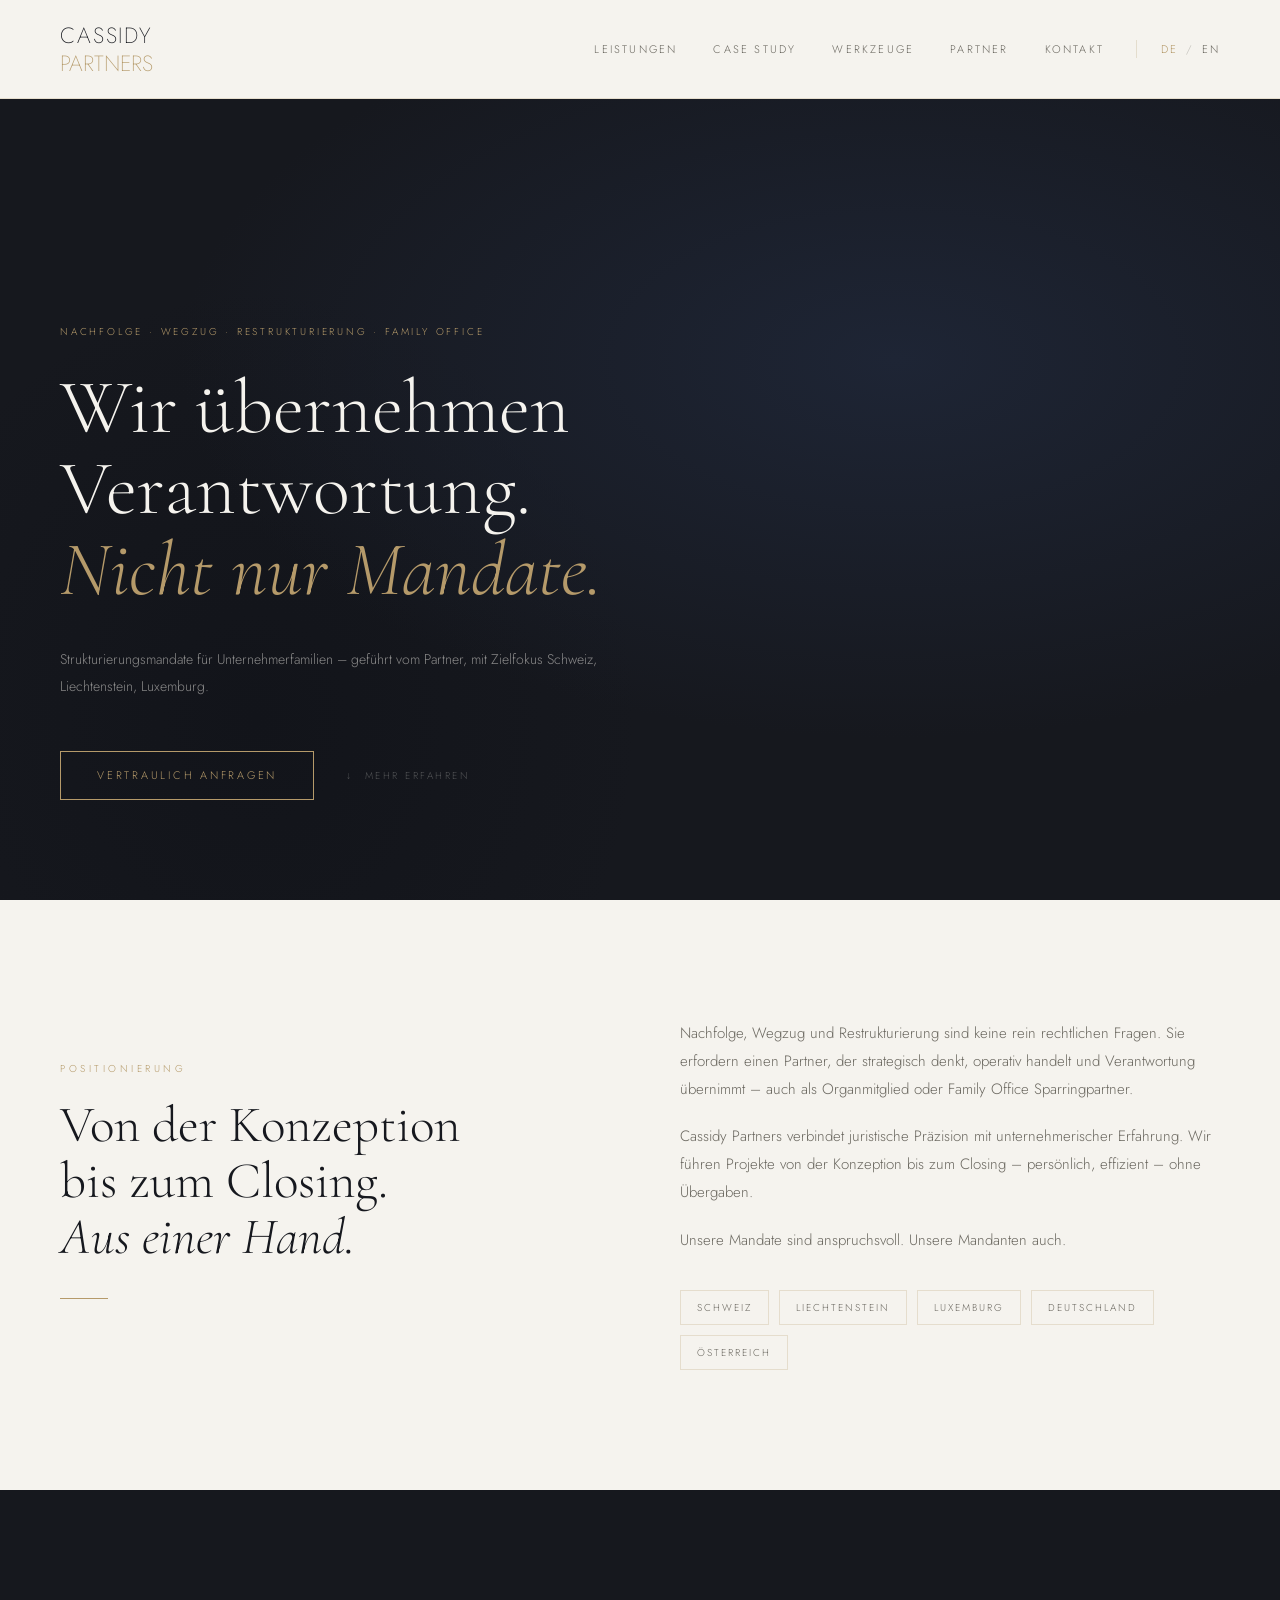
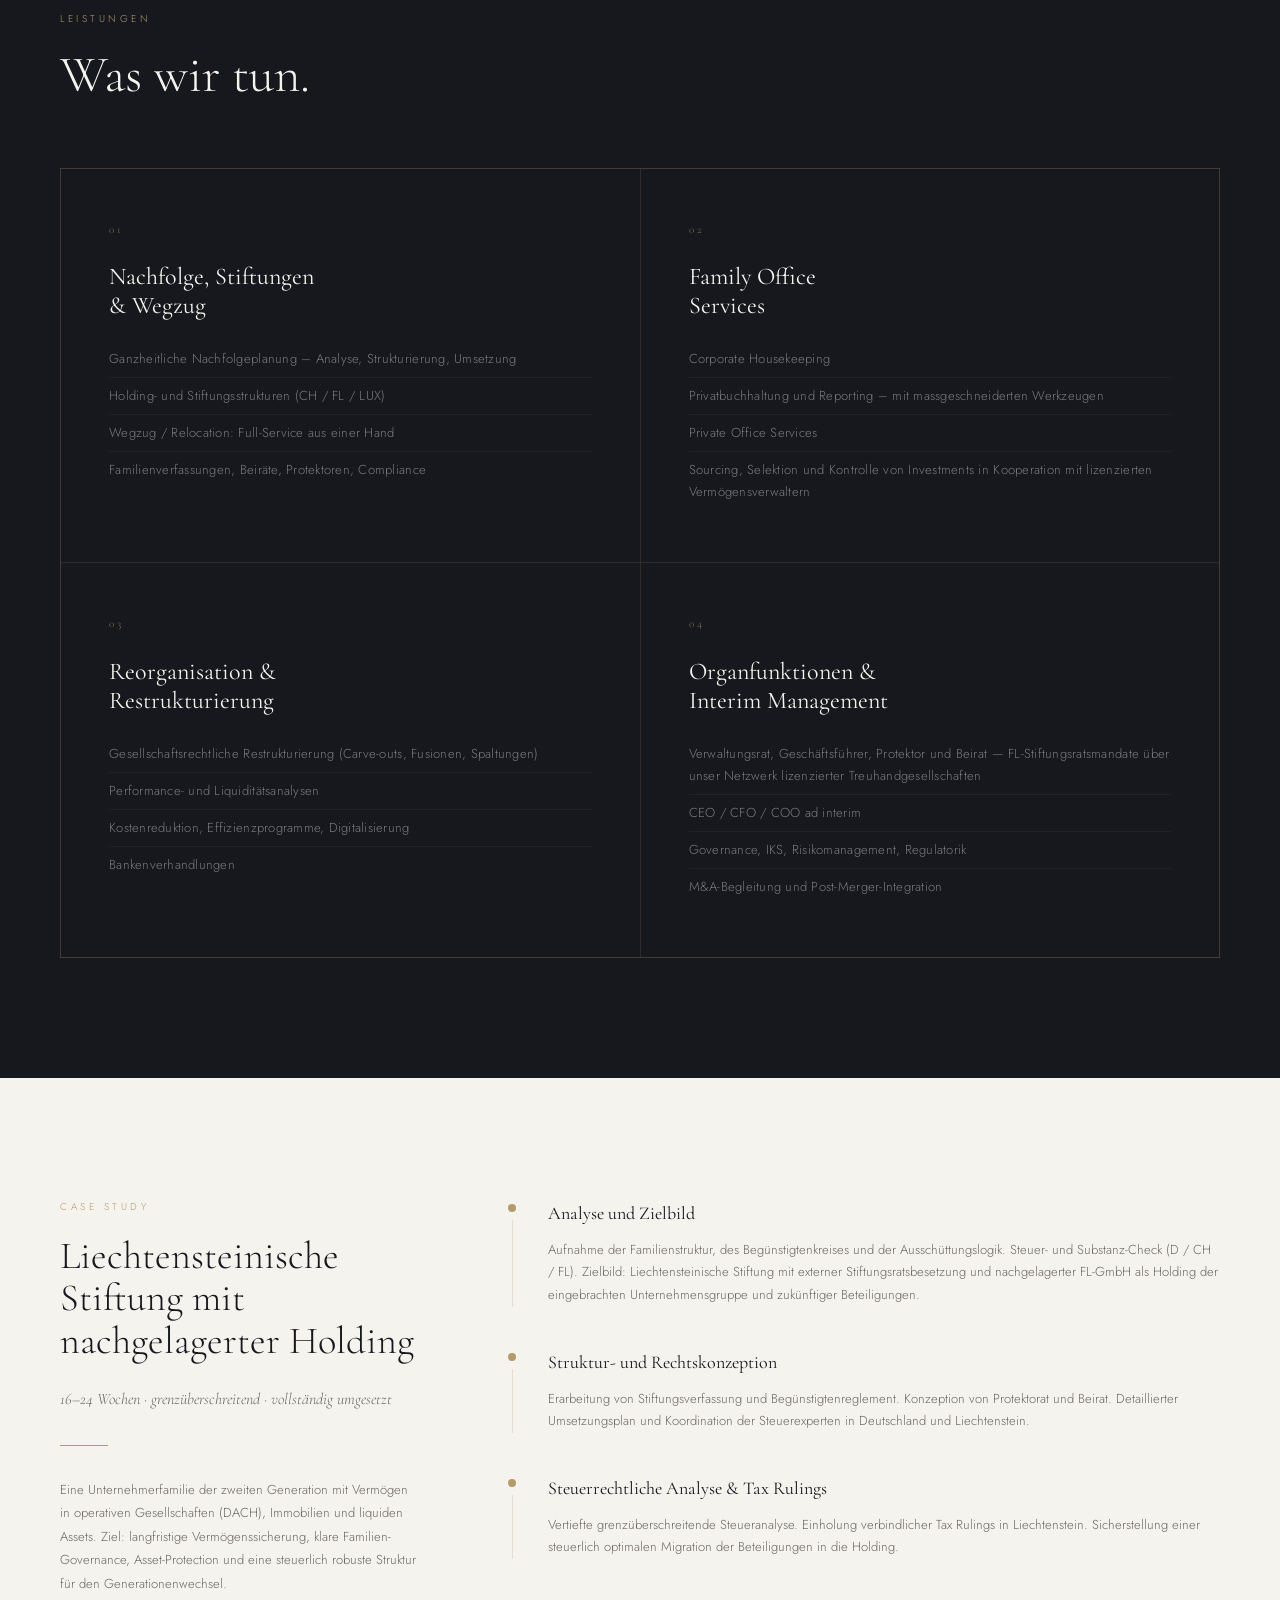
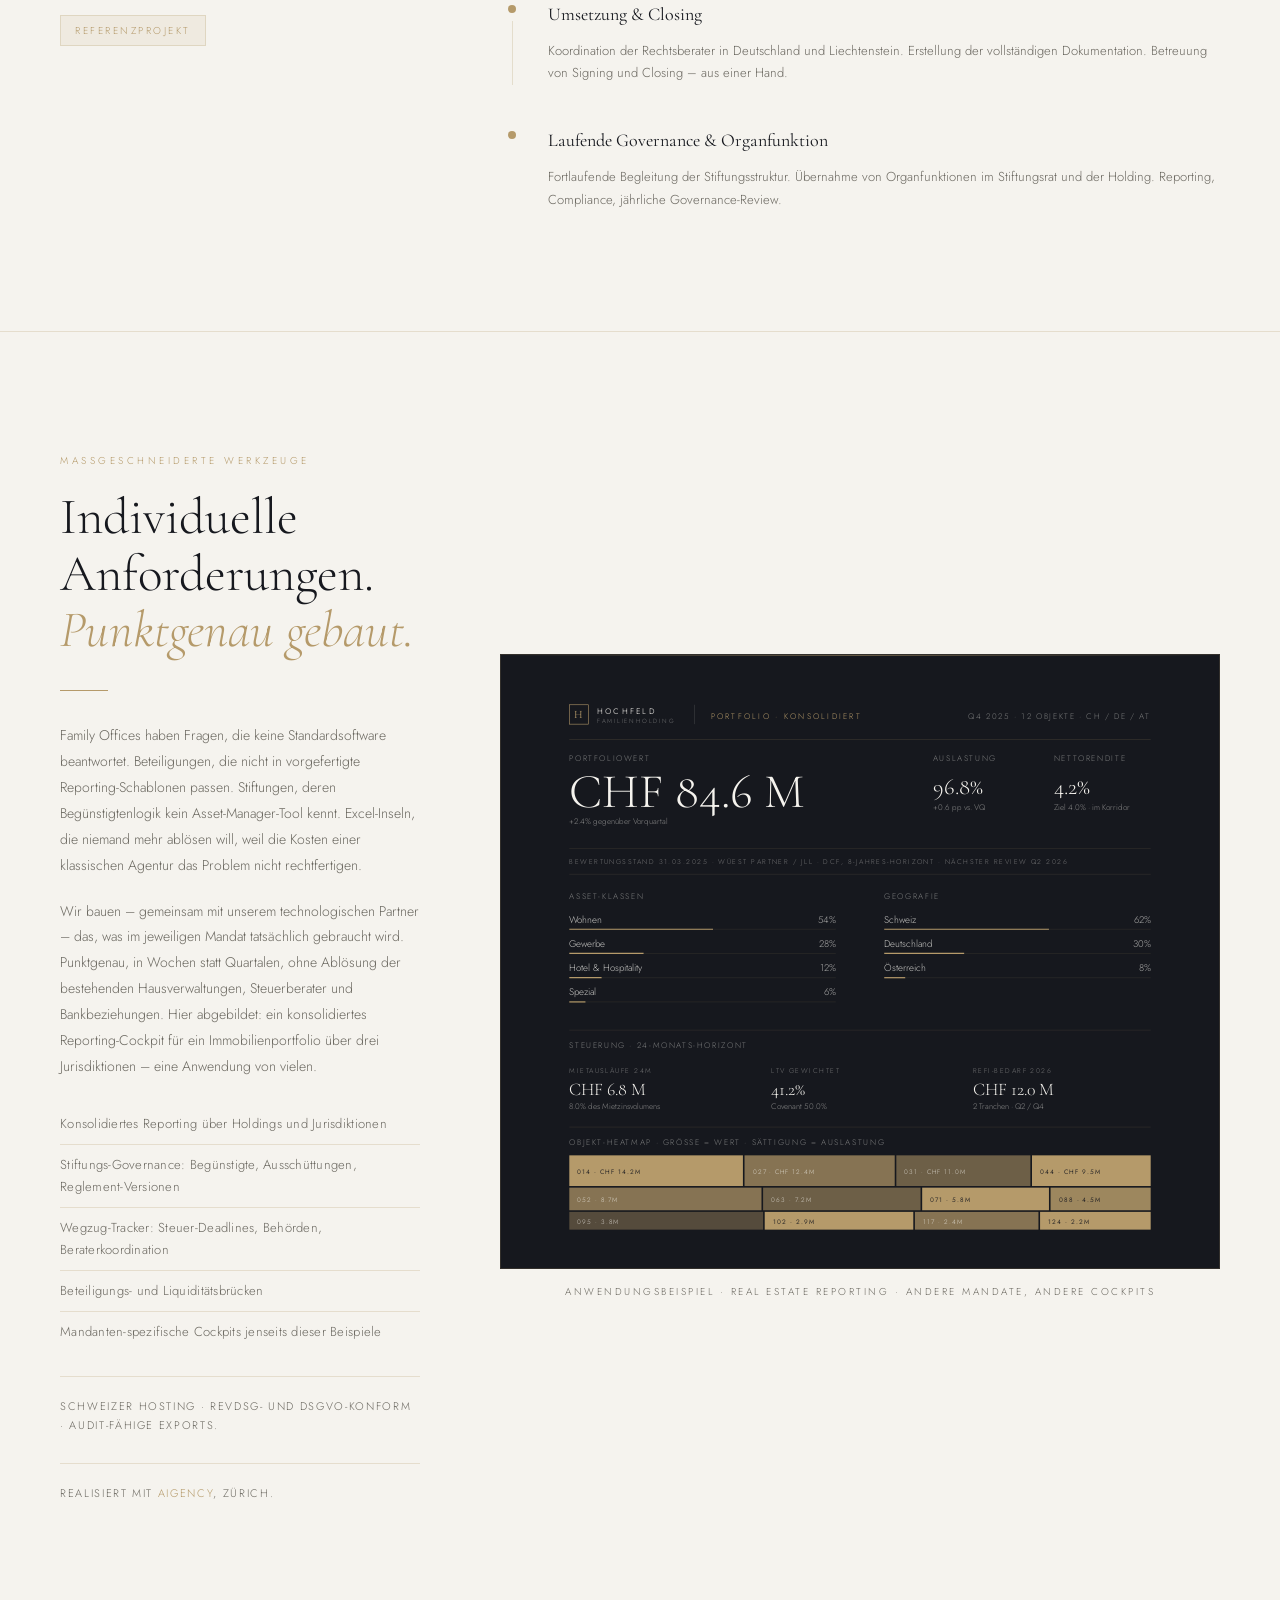
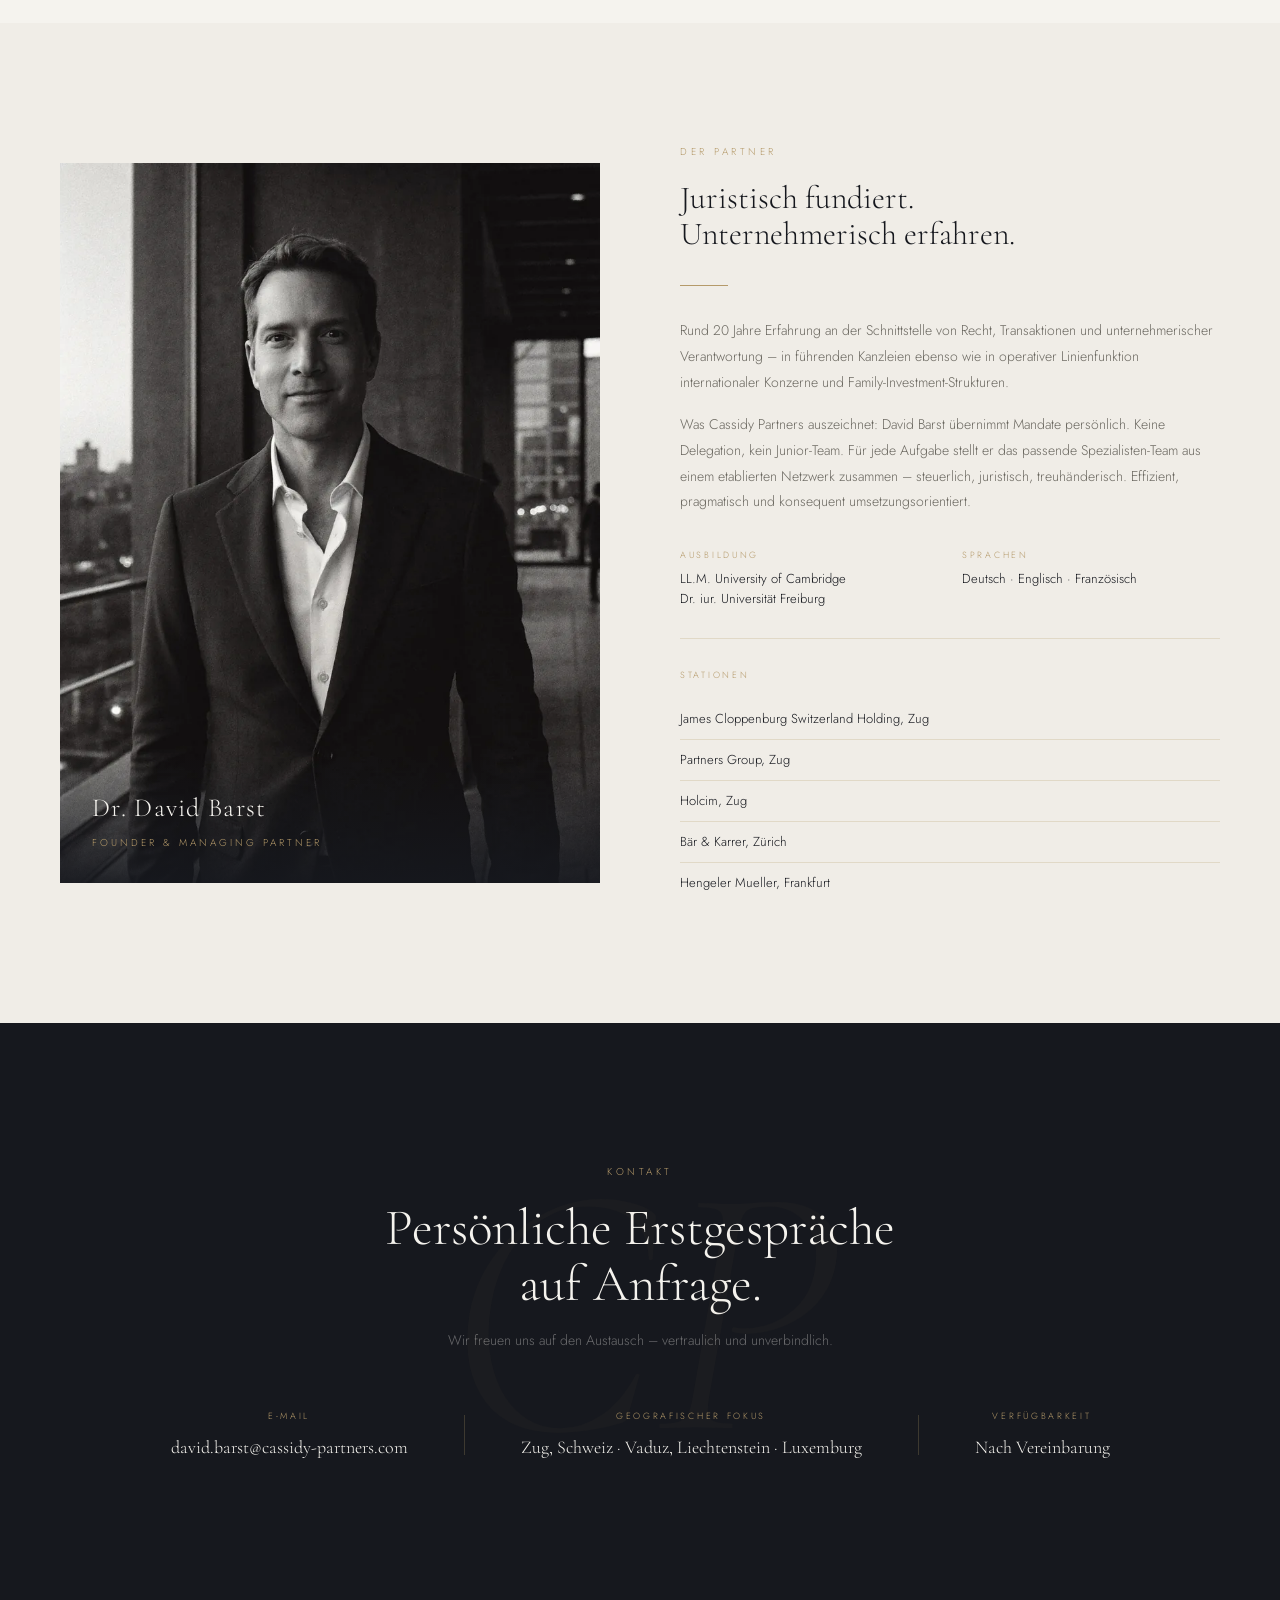
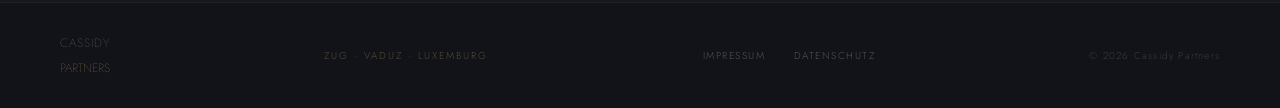
<file: index.html>
<!DOCTYPE html>
<html lang="de">
<head>
  <meta charset="UTF-8">
  <meta name="viewport" content="width=device-width, initial-scale=1.0">

  <!-- Canonical & hreflang -->
  <link rel="canonical" href="https://cassidy-partners.com/">
  <link rel="alternate" hreflang="de" href="https://cassidy-partners.com/">
  <link rel="alternate" hreflang="en" href="https://cassidy-partners.com/index-en.html">
  <link rel="alternate" hreflang="x-default" href="https://cassidy-partners.com/">

  <!-- Favicon -->
  <link rel="icon" type="image/svg+xml" href="/assets/favicon.svg">
  <link rel="icon" type="image/x-icon" href="/favicon.ico">
  <link rel="apple-touch-icon" href="/assets/apple-touch-icon.png">

  <title>Cassidy Partners</title>
  <meta name="description" content="Cassidy Partners strukturiert und realisiert anspruchsvolle Nachfolge-, Wegzugs- und Restrukturierungsvorhaben in der Schweiz, Liechtenstein und Luxemburg.">

  <!-- Open Graph -->
  <meta property="og:site_name" content="Cassidy Partners">
  <meta property="og:title" content="Cassidy Partners">
  <meta property="og:description" content="Cassidy Partners strukturiert und realisiert anspruchsvolle Nachfolge-, Wegzugs- und Restrukturierungsvorhaben in der Schweiz, Liechtenstein und Luxemburg.">
  <meta property="og:url" content="https://cassidy-partners.com/">
  <meta property="og:type" content="website">
  <meta property="og:locale" content="de_CH">
  <meta property="og:image" content="https://cassidy-partners.com/assets/og-image.jpg">
  <meta property="og:image:width" content="1200">
  <meta property="og:image:height" content="630">
  <meta property="og:image:alt" content="Cassidy Partners">

  <!-- Twitter Card -->
  <meta name="twitter:card" content="summary_large_image">
  <meta name="twitter:title" content="Cassidy Partners">
  <meta name="twitter:description" content="Cassidy Partners strukturiert und realisiert anspruchsvolle Nachfolge-, Wegzugs- und Restrukturierungsvorhaben in der Schweiz, Liechtenstein und Luxemburg.">
  <meta name="twitter:image" content="https://cassidy-partners.com/assets/og-image.jpg">
  <meta name="twitter:image:alt" content="Cassidy Partners">

  <link rel="preconnect" href="https://fonts.googleapis.com">
  <link rel="preconnect" href="https://fonts.gstatic.com" crossorigin>
  <link href="https://fonts.googleapis.com/css2?family=Cormorant+Garamond:ital,wght@0,300;0,400;0,500;1,300;1,400&family=Jost:wght@200;300;400&display=swap" rel="stylesheet">
  <link rel="stylesheet" href="styles.css">
</head>
<body>

<!-- NAV -->
<nav>
  <a class="nav-logo" href="#">
    <span class="l1">Cassidy</span>
    <span class="l2">Partners</span>
  </a>
  <div class="nav-right">
    <ul class="nav-links" id="nav-links" aria-hidden="true">
      <li><a href="#leistungen">Leistungen</a></li>
      <li><a href="#case">Case Study</a></li>
      <li><a href="#cockpit">Werkzeuge</a></li>
      <li><a href="#partner">Partner</a></li>
      <li><a href="#kontakt">Kontakt</a></li>
    </ul>
    <div class="nav-lang">
      <span class="nav-lang-active">DE</span>
      <span class="nav-lang-sep">/</span>
      <a href="index-en.html">EN</a>
    </div>
    <button class="nav-toggle" aria-label="Men&uuml; &ouml;ffnen" aria-expanded="false" aria-controls="nav-links">
      <span></span>
      <span></span>
      <span></span>
    </button>
  </div>
</nav>
<div class="nav-backdrop" aria-hidden="true"></div>

<!-- HERO -->
<section id="hero">
  <div class="hero-bg"></div>
  <p class="hero-eyebrow">Nachfolge &middot; Wegzug &middot; Restrukturierung &middot; Family Office</p>
  <h1 class="hero-headline">Wir &uuml;bernehmen Verantwortung.<br><em>Nicht nur Mandate.</em></h1>
  <p class="hero-sub">Strukturierungsmandate f&uuml;r Unternehmerfamilien &ndash; gef&uuml;hrt vom Partner, mit Zielfokus Schweiz, Liechtenstein, Luxemburg.</p>
  <div class="hero-cta">
    <a href="#kontakt" class="btn-primary">Vertraulich anfragen</a>
    <span class="hero-scroll">&#8595;&nbsp; Mehr erfahren</span>
  </div>
</section>

<!-- POSITIONIERUNG -->
<section id="intro">
  <div class="intro-left reveal">
    <span class="section-label">Positionierung</span>
    <h2 class="section-title">Von der Konzeption bis zum Closing.<br><em>Aus einer Hand.</em></h2>
    <div class="divider"></div>
  </div>
  <div class="intro-right reveal">
    <p>Nachfolge, Wegzug und Restrukturierung sind keine rein rechtlichen Fragen. Sie erfordern einen Partner, der strategisch denkt, operativ handelt und Verantwortung &uuml;bernimmt &ndash; auch als Organmitglied oder Family Office Sparringpartner.</p>
    <p>Cassidy Partners verbindet juristische Pr&auml;zision mit unternehmerischer Erfahrung. Wir f&uuml;hren Projekte von der Konzeption bis zum Closing &ndash; pers&ouml;nlich, effizient &ndash; ohne &Uuml;bergaben.</p>
    <p>Unsere Mandate sind anspruchsvoll. Unsere Mandanten auch.</p>
    <div class="tag-row">
      <span class="tag">Schweiz</span>
      <span class="tag">Liechtenstein</span>
      <span class="tag">Luxemburg</span>
      <span class="tag">Deutschland</span>
      <span class="tag">&Ouml;sterreich</span>
    </div>
  </div>
</section>

<!-- LEISTUNGEN -->
<section id="leistungen">
  <span class="section-label">Leistungen</span>
  <h2 class="section-title reveal">Was wir tun.</h2>
  <div class="services-grid">
    <div class="service-card reveal">
      <span class="service-num">01</span>
      <h3>Nachfolge, Stiftungen<br>&amp; Wegzug</h3>
      <ul>
        <li>Ganzheitliche Nachfolgeplanung &ndash; Analyse, Strukturierung, Umsetzung</li>
        <li>Holding- und Stiftungsstrukturen (CH / FL / LUX)</li>
        <li>Wegzug / Relocation: Full-Service aus einer Hand</li>
        <li>Familienverfassungen, Beir&auml;te, Protektoren, Compliance</li>
      </ul>
    </div>
    <div class="service-card reveal">
      <span class="service-num">02</span>
      <h3>Family Office<br>Services</h3>
      <ul>
        <li>Corporate Housekeeping</li>
        <li>Privatbuchhaltung und Reporting &ndash; mit massgeschneiderten Werkzeugen</li>
        <li>Private Office Services</li>
        <li>Sourcing, Selektion und Kontrolle von Investments in Kooperation mit lizenzierten Verm&ouml;gensverwaltern</li>
      </ul>
    </div>
    <div class="service-card reveal">
      <span class="service-num">03</span>
      <h3>Reorganisation &amp;<br>Restrukturierung</h3>
      <ul>
        <li>Gesellschaftsrechtliche Restrukturierung (Carve-outs, Fusionen, Spaltungen)</li>
        <li>Performance- und Liquidit&auml;tsanalysen</li>
        <li>Kostenreduktion, Effizienzprogramme, Digitalisierung</li>
        <li>Bankenverhandlungen</li>
      </ul>
    </div>
    <div class="service-card reveal">
      <span class="service-num">04</span>
      <h3>Organfunktionen &amp;<br>Interim Management</h3>
      <ul>
        <li>Verwaltungsrat, Gesch&auml;ftsf&uuml;hrer, Protektor und Beirat — FL-Stiftungsratsmandate &uuml;ber unser Netzwerk lizenzierter Treuhandgesellschaften</li>
        <li>CEO / CFO / COO ad interim</li>
        <li>Governance, IKS, Risikomanagement, Regulatorik</li>
        <li>M&amp;A-Begleitung und Post-Merger-Integration</li>
      </ul>
    </div>
  </div>
</section>

<!-- CASE STUDY -->
<section id="case">
  <div class="case-left reveal">
    <span class="section-label">Case Study</span>
    <h2 class="section-title">Liechtensteinische Stiftung mit nachgelagerter Holding</h2>
    <p class="case-subtitle">16&ndash;24 Wochen &middot; grenz&uuml;berschreitend &middot; vollst&auml;ndig umgesetzt</p>
    <div class="divider"></div>
    <p class="case-context">Eine Unternehmerfamilie der zweiten Generation mit Verm&ouml;gen in operativen Gesellschaften (DACH), Immobilien und liquiden Assets. Ziel: langfristige Verm&ouml;genssicherung, klare Familien-Governance, Asset-Protection und eine steuerlich robuste Struktur f&uuml;r den Generationenwechsel.</p>
    <span class="case-badge">Referenzprojekt</span>
  </div>
  <div class="timeline reveal">
    <div class="timeline-step">
      <div class="step-line"><div class="step-dot"></div><div class="step-connector"></div></div>
      <div class="step-content">
        <h4>Analyse und Zielbild</h4>
        <p>Aufnahme der Familienstruktur, des Beg&uuml;nstigtenkreises und der Aussch&uuml;ttungslogik. Steuer- und Substanz-Check (D / CH / FL). Zielbild: Liechtensteinische Stiftung mit externer Stiftungsratsbesetzung und nachgelagerter FL-GmbH als Holding der eingebrachten Unternehmensgruppe und zuk&uuml;nftiger Beteiligungen.</p>
      </div>
    </div>
    <div class="timeline-step">
      <div class="step-line"><div class="step-dot"></div><div class="step-connector"></div></div>
      <div class="step-content">
        <h4>Struktur- und Rechtskonzeption</h4>
        <p>Erarbeitung von Stiftungsverfassung und Beg&uuml;nstigtenreglement. Konzeption von Protektorat und Beirat. Detaillierter Umsetzungsplan und Koordination der Steuerexperten in Deutschland und Liechtenstein.</p>
      </div>
    </div>
    <div class="timeline-step">
      <div class="step-line"><div class="step-dot"></div><div class="step-connector"></div></div>
      <div class="step-content">
        <h4>Steuerrechtliche Analyse &amp; Tax Rulings</h4>
        <p>Vertiefte grenz&uuml;berschreitende Steueranalyse. Einholung verbindlicher Tax Rulings in Liechtenstein. Sicherstellung einer steuerlich optimalen Migration der Beteiligungen in die Holding.</p>
      </div>
    </div>
    <div class="timeline-step">
      <div class="step-line"><div class="step-dot"></div><div class="step-connector"></div></div>
      <div class="step-content">
        <h4>Umsetzung &amp; Closing</h4>
        <p>Koordination der Rechtsberater in Deutschland und Liechtenstein. Erstellung der vollst&auml;ndigen Dokumentation. Betreuung von Signing und Closing &ndash; aus einer Hand.</p>
      </div>
    </div>
    <div class="timeline-step">
      <div class="step-line"><div class="step-dot"></div></div>
      <div class="step-content">
        <h4>Laufende Governance &amp; Organfunktion</h4>
        <p>Fortlaufende Begleitung der Stiftungsstruktur. &Uuml;bernahme von Organfunktionen im Stiftungsrat und der Holding. Reporting, Compliance, j&auml;hrliche Governance-Review.</p>
      </div>
    </div>
  </div>
</section>

<!-- COCKPIT (REAL ESTATE) -->
<section id="cockpit">
  <div class="cockpit-left reveal">
    <span class="section-label">Massgeschneiderte Werkzeuge</span>
    <h2 class="section-title">Individuelle Anforderungen.<br><em>Punktgenau gebaut.</em></h2>
    <div class="divider"></div>
    <p class="cockpit-lead">Family Offices haben Fragen, die keine Standardsoftware beantwortet. Beteiligungen, die nicht in vorgefertigte Reporting-Schablonen passen. Stiftungen, deren Beg&uuml;nstigtenlogik kein Asset-Manager-Tool kennt. Excel-Inseln, die niemand mehr abl&ouml;sen will, weil die Kosten einer klassischen Agentur das Problem nicht rechtfertigen.</p>
    <p class="cockpit-lead">Wir bauen &ndash; gemeinsam mit unserem technologischen Partner &ndash; das, was im jeweiligen Mandat tats&auml;chlich gebraucht wird. Punktgenau, in Wochen statt Quartalen, ohne Abl&ouml;sung der bestehenden Hausverwaltungen, Steuerberater und Bankbeziehungen. Hier abgebildet: ein konsolidiertes Reporting-Cockpit f&uuml;r ein Immobilienportfolio &uuml;ber drei Jurisdiktionen &ndash; eine Anwendung von vielen.</p>
    <ul class="cockpit-features">
      <li>Konsolidiertes Reporting &uuml;ber Holdings und Jurisdiktionen</li>
      <li>Stiftungs-Governance: Beg&uuml;nstigte, Aussch&uuml;ttungen, Reglement-Versionen</li>
      <li>Wegzug-Tracker: Steuer-Deadlines, Beh&ouml;rden, Beraterkoordination</li>
      <li>Beteiligungs- und Liquidit&auml;tsbr&uuml;cken</li>
      <li>Mandanten-spezifische Cockpits jenseits dieser Beispiele</li>
    </ul>
    <div class="cockpit-trust">Schweizer Hosting &middot; revDSG- und DSGVO-konform &middot; audit-f&auml;hige Exports.</div>
    <div class="cockpit-meta">Realisiert mit <a href="https://aigency.ch" target="_blank" rel="noopener">Aigency</a>, Z&uuml;rich.</div>
  </div>

  <div class="cockpit-right reveal">
    <div class="cockpit-mockup">
      <svg viewBox="0 0 800 680" xmlns="http://www.w3.org/2000/svg" role="img" aria-label="Vorschau eines konsolidierten Immobilien-Reporting-Cockpits">
        <defs>
          <style>
            .cp-label    { font-family: 'Jost', sans-serif; font-weight: 300; font-size: 10px; letter-spacing: 2.8px; fill: #b59a6a; }
            .cp-muted    { font-family: 'Jost', sans-serif; font-weight: 300; font-size: 10px; letter-spacing: 2px; fill: rgba(245,243,238,.45); }
            .cp-tiny     { font-family: 'Jost', sans-serif; font-weight: 300; font-size: 8.5px; letter-spacing: 1.8px; fill: rgba(245,243,238,.42); }
            .cp-num-hero { font-family: 'Cormorant Garamond', serif; font-weight: 300; font-size: 60px; fill: #f5f3ee; }
            .cp-num-sub  { font-family: 'Cormorant Garamond', serif; font-weight: 300; font-size: 28px; fill: #f5f3ee; }
            .cp-num-fwd  { font-family: 'Cormorant Garamond', serif; font-weight: 300; font-size: 22px; fill: #f5f3ee; }
            .cp-sub      { font-family: 'Jost', sans-serif; font-weight: 300; font-size: 10px; fill: rgba(245,243,238,.5); }
            .cp-row      { font-family: 'Jost', sans-serif; font-weight: 300; font-size: 12px; fill: rgba(245,243,238,.78); }
            .cp-pct      { font-family: 'Jost', sans-serif; font-weight: 300; font-size: 12px; fill: rgba(245,243,238,.65); }
            .cp-box-lbl       { font-family: 'Jost', sans-serif; font-weight: 400; font-size: 8px; letter-spacing: 1.2px; fill: rgba(22,24,30,.85); }
            .cp-box-lbl-light { font-family: 'Jost', sans-serif; font-weight: 300; font-size: 8px; letter-spacing: 1.2px; fill: rgba(245,243,238,.78); }
            .cp-logo-mark { font-family: 'Cormorant Garamond', serif; font-weight: 400; font-size: 14px; fill: #b59a6a; }
            .cp-logo-name { font-family: 'Jost', sans-serif; font-weight: 400; font-size: 10px; letter-spacing: 2.8px; fill: rgba(245,243,238,.72); }
            .cp-logo-sub  { font-family: 'Jost', sans-serif; font-weight: 300; font-size: 7.5px; letter-spacing: 2.2px; fill: rgba(245,243,238,.42); }
          </style>
        </defs>

        <!-- ============ HEADER ============ -->
        <g transform="translate(40, 22)">
          <rect x="0" y="0" width="24" height="24" fill="none" stroke="#b59a6a" stroke-width="0.7"/>
          <text x="12" y="17" class="cp-logo-mark" text-anchor="middle">H</text>
          <text x="34" y="11" class="cp-logo-name">HOCHFELD</text>
          <text x="34" y="22" class="cp-logo-sub">FAMILIENHOLDING</text>
        </g>
        <line x1="195" y1="22" x2="195" y2="46" stroke="rgba(245,243,238,.18)" stroke-width="0.8"/>
        <text x="215" y="40" class="cp-label">PORTFOLIO &middot; KONSOLIDIERT</text>
        <text x="760" y="40" class="cp-muted" text-anchor="end">Q4 2025  &middot;  12 OBJEKTE  &middot;  CH / DE / AT</text>
        <line x1="40" y1="65" x2="760" y2="65" stroke="rgba(181,154,106,.18)" stroke-width="1"/>

        <!-- ============ HERO KPI ============ -->
        <text x="40" y="92" class="cp-muted">PORTFOLIOWERT</text>
        <text x="40" y="148" class="cp-num-hero">CHF 84.6 M</text>
        <text x="40" y="170" class="cp-sub">+2.4% gegen&uuml;ber Vorquartal</text>

        <text x="490" y="92" class="cp-muted">AUSLASTUNG</text>
        <text x="490" y="132" class="cp-num-sub">96.8%</text>
        <text x="490" y="152" class="cp-sub">+0.6 pp vs. VQ</text>

        <text x="640" y="92" class="cp-muted">NETTORENDITE</text>
        <text x="640" y="132" class="cp-num-sub">4.2%</text>
        <text x="640" y="152" class="cp-sub">Ziel 4.0% &middot; im Korridor</text>

        <!-- ============ BEWERTUNGSZEILE ============ -->
        <line x1="40" y1="200" x2="760" y2="200" stroke="rgba(181,154,106,.13)" stroke-width="1"/>
        <text x="40" y="219" class="cp-tiny">BEWERTUNGSSTAND 31.03.2025  &middot;  W&Uuml;EST PARTNER / JLL  &middot;  DCF, 8-JAHRES-HORIZONT  &middot;  N&Auml;CHSTER REVIEW Q2 2026</text>
        <line x1="40" y1="232" x2="760" y2="232" stroke="rgba(181,154,106,.13)" stroke-width="1"/>

        <!-- ============ ASSET-KLASSEN + GEOGRAFIE ============ -->
        <text x="40" y="262" class="cp-muted">ASSET-KLASSEN</text>
        <text x="40" y="292" class="cp-row">Wohnen</text>
        <text x="370" y="292" class="cp-pct" text-anchor="end">54%</text>
        <line x1="40" y1="300" x2="218" y2="300" stroke="#b59a6a" stroke-width="1.5"/>
        <line x1="218" y1="300" x2="370" y2="300" stroke="rgba(181,154,106,.12)" stroke-width="1"/>
        <text x="40" y="322" class="cp-row">Gewerbe</text>
        <text x="370" y="322" class="cp-pct" text-anchor="end">28%</text>
        <line x1="40" y1="330" x2="132" y2="330" stroke="#b59a6a" stroke-width="1.5"/>
        <line x1="132" y1="330" x2="370" y2="330" stroke="rgba(181,154,106,.12)" stroke-width="1"/>
        <text x="40" y="352" class="cp-row">Hotel &amp; Hospitality</text>
        <text x="370" y="352" class="cp-pct" text-anchor="end">12%</text>
        <line x1="40" y1="360" x2="80" y2="360" stroke="#b59a6a" stroke-width="1.5"/>
        <line x1="80" y1="360" x2="370" y2="360" stroke="rgba(181,154,106,.12)" stroke-width="1"/>
        <text x="40" y="382" class="cp-row">Spezial</text>
        <text x="370" y="382" class="cp-pct" text-anchor="end">6%</text>
        <line x1="40" y1="390" x2="60" y2="390" stroke="#b59a6a" stroke-width="1.5"/>
        <line x1="60" y1="390" x2="370" y2="390" stroke="rgba(181,154,106,.12)" stroke-width="1"/>

        <text x="430" y="262" class="cp-muted">GEOGRAFIE</text>
        <text x="430" y="292" class="cp-row">Schweiz</text>
        <text x="760" y="292" class="cp-pct" text-anchor="end">62%</text>
        <line x1="430" y1="300" x2="634" y2="300" stroke="#b59a6a" stroke-width="1.5"/>
        <line x1="634" y1="300" x2="760" y2="300" stroke="rgba(181,154,106,.12)" stroke-width="1"/>
        <text x="430" y="322" class="cp-row">Deutschland</text>
        <text x="760" y="322" class="cp-pct" text-anchor="end">30%</text>
        <line x1="430" y1="330" x2="529" y2="330" stroke="#b59a6a" stroke-width="1.5"/>
        <line x1="529" y1="330" x2="760" y2="330" stroke="rgba(181,154,106,.12)" stroke-width="1"/>
        <text x="430" y="352" class="cp-row">&Ouml;sterreich</text>
        <text x="760" y="352" class="cp-pct" text-anchor="end">8%</text>
        <line x1="430" y1="360" x2="456" y2="360" stroke="#b59a6a" stroke-width="1.5"/>
        <line x1="456" y1="360" x2="760" y2="360" stroke="rgba(181,154,106,.12)" stroke-width="1"/>

        <!-- ============ FORWARD-LOOKING ============ -->
        <line x1="40" y1="425" x2="760" y2="425" stroke="rgba(181,154,106,.13)" stroke-width="1"/>
        <text x="40" y="447" class="cp-muted">STEUERUNG  &middot;  24-MONATS-HORIZONT</text>
        <text x="40" y="478" class="cp-tiny">MIETAUSL&Auml;UFE 24M</text>
        <text x="40" y="505" class="cp-num-fwd">CHF 6.8 M</text>
        <text x="40" y="523" class="cp-sub">8.0% des Mietzinsvolumens</text>
        <text x="290" y="478" class="cp-tiny">LTV GEWICHTET</text>
        <text x="290" y="505" class="cp-num-fwd">41.2%</text>
        <text x="290" y="523" class="cp-sub">Covenant 50.0%</text>
        <text x="540" y="478" class="cp-tiny">REFI-BEDARF 2026</text>
        <text x="540" y="505" class="cp-num-fwd">CHF 12.0 M</text>
        <text x="540" y="523" class="cp-sub">2 Tranchen &middot; Q2 / Q4</text>

        <!-- ============ OBJEKT-HEATMAP ============ -->
        <line x1="40" y1="545" x2="760" y2="545" stroke="rgba(181,154,106,.13)" stroke-width="1"/>
        <text x="40" y="567" class="cp-muted">OBJEKT-HEATMAP  &middot;  GR&Ouml;SSE = WERT  &middot;  S&Auml;TTIGUNG = AUSLASTUNG</text>

        <!-- Row 1: Grosse Objekte (height 38px) -->
        <rect x="40"  y="580" width="215" height="38" fill="#b59a6a" fill-opacity="1.0"/>
        <text x="50"  y="603" class="cp-box-lbl">014 &middot; CHF 14.2M</text>
        <rect x="257" y="580" width="186" height="38" fill="#b59a6a" fill-opacity="0.70"/>
        <text x="267" y="603" class="cp-box-lbl-light">027 &middot; CHF 12.4M</text>
        <rect x="445" y="580" width="166" height="38" fill="#b59a6a" fill-opacity="0.55"/>
        <text x="455" y="603" class="cp-box-lbl-light">031 &middot; CHF 11.0M</text>
        <rect x="613" y="580" width="147" height="38" fill="#b59a6a" fill-opacity="1.0"/>
        <text x="623" y="603" class="cp-box-lbl">044 &middot; CHF 9.5M</text>

        <!-- Row 2: Mittlere Objekte (height 28px) -->
        <rect x="40"  y="620" width="238" height="28" fill="#b59a6a" fill-opacity="0.70"/>
        <text x="50"  y="638" class="cp-box-lbl-light">052 &middot; 8.7M</text>
        <rect x="280" y="620" width="195" height="28" fill="#b59a6a" fill-opacity="0.55"/>
        <text x="290" y="638" class="cp-box-lbl-light">063 &middot; 7.2M</text>
        <rect x="477" y="620" width="157" height="28" fill="#b59a6a" fill-opacity="1.0"/>
        <text x="487" y="638" class="cp-box-lbl">071 &middot; 5.8M</text>
        <rect x="636" y="620" width="124" height="28" fill="#b59a6a" fill-opacity="0.85"/>
        <text x="646" y="638" class="cp-box-lbl">088 &middot; 4.5M</text>

        <!-- Row 3: Kleine Objekte (height 22px) -->
        <rect x="40"  y="650" width="240" height="22" fill="#b59a6a" fill-opacity="0.40"/>
        <text x="50"  y="665" class="cp-box-lbl-light">095 &middot; 3.8M</text>
        <rect x="282" y="650" width="184" height="22" fill="#b59a6a" fill-opacity="1.0"/>
        <text x="292" y="665" class="cp-box-lbl">102 &middot; 2.9M</text>
        <rect x="468" y="650" width="153" height="22" fill="#b59a6a" fill-opacity="0.70"/>
        <text x="478" y="665" class="cp-box-lbl-light">117 &middot; 2.4M</text>
        <rect x="623" y="650" width="137" height="22" fill="#b59a6a" fill-opacity="1.0"/>
        <text x="633" y="665" class="cp-box-lbl">124 &middot; 2.2M</text>
      </svg>
    </div>
    <div class="cockpit-caption">Anwendungsbeispiel &middot; Real Estate Reporting &middot; Andere Mandate, andere Cockpits</div>
  </div>
</section>

<!-- PARTNER -->
<section id="partner">
  <div class="partner-portrait reveal">
    <picture>
      <source type="image/webp"
              srcset="assets/david-barst-800w.webp 800w,
                      assets/david-barst-1600w.webp 1600w"
              sizes="(max-width: 900px) 100vw, 50vw">
      <img src="assets/david-barst-800w.jpg"
           srcset="assets/david-barst-800w.jpg 800w,
                   assets/david-barst-1600w.jpg 1600w"
           sizes="(max-width: 900px) 100vw, 50vw"
           alt="Dr. David Barst, Founder und Managing Partner Cassidy Partners"
           class="portrait-img"
           loading="lazy">
    </picture>
    <div class="portrait-overlay">
      <div class="portrait-name">Dr. David Barst</div>
      <div class="portrait-title">Founder &amp; Managing Partner</div>
    </div>
  </div>
  <div class="partner-bio reveal">
    <span class="section-label">Der Partner</span>
    <h3>Juristisch fundiert.<br>Unternehmerisch erfahren.</h3>
    <div class="divider"></div>
    <p>Rund 20 Jahre Erfahrung an der Schnittstelle von Recht, Transaktionen und unternehmerischer Verantwortung &ndash; in f&uuml;hrenden Kanzleien ebenso wie in operativer Linienfunktion internationaler Konzerne und Family-Investment-Strukturen.</p>
    <p>Was Cassidy Partners auszeichnet: David Barst &uuml;bernimmt Mandate pers&ouml;nlich. Keine Delegation, kein Junior-Team. F&uuml;r jede Aufgabe stellt er das passende Spezialisten-Team aus einem etablierten Netzwerk zusammen &ndash; steuerlich, juristisch, treuh&auml;nderisch. Effizient, pragmatisch und konsequent umsetzungsorientiert.</p>
    <div class="bio-facts">
      <div>
        <span class="bio-fact-label">Ausbildung</span>
        <div class="bio-fact-val">LL.M. University of Cambridge<br>Dr. iur. Universit&auml;t Freiburg</div>
      </div>
      <div>
        <span class="bio-fact-label">Sprachen</span>
        <div class="bio-fact-val">Deutsch &middot; Englisch &middot; Franz&ouml;sisch</div>
      </div>
    </div>
    <div class="stations">
      <span class="stations-label">Stationen</span>
      <div class="station-row"><span class="station-name">James Cloppenburg Switzerland Holding, Zug</span></div>
      <div class="station-row"><span class="station-name">Partners Group, Zug</span></div>
      <div class="station-row"><span class="station-name">Holcim, Zug</span></div>
      <div class="station-row"><span class="station-name">B&auml;r &amp; Karrer, Z&uuml;rich</span></div>
      <div class="station-row"><span class="station-name">Hengeler Mueller, Frankfurt</span></div>
    </div>
  </div>
</section>

<!-- KONTAKT -->
<section id="kontakt">
  <span class="section-label">Kontakt</span>
  <h2 class="section-title reveal">Pers&ouml;nliche Erstgespr&auml;che auf Anfrage.</h2>
  <p class="contact-sub reveal">Wir freuen uns auf den Austausch &ndash; vertraulich und unverbindlich.</p>
  <div class="contact-links reveal">
    <div class="contact-link">
      <span class="contact-link-label">E-Mail</span>
      <a href="mailto:david.barst@cassidy-partners.com" class="contact-link-val">david.barst@cassidy-partners.com</a>
    </div>
    <div class="contact-vdivider"></div>
    <div class="contact-link">
      <span class="contact-link-label">Geografischer Fokus</span>
      <span class="contact-link-val">Zug, Schweiz &middot; Vaduz, Liechtenstein &middot; Luxemburg</span>
    </div>
    <div class="contact-vdivider"></div>
    <div class="contact-link">
      <span class="contact-link-label">Verf&uuml;gbarkeit</span>
      <span class="contact-link-val">Nach Vereinbarung</span>
    </div>
  </div>
</section>

<!-- FOOTER -->
<footer>
  <a class="footer-logo" href="#">
    <span class="l1">Cassidy</span>
    <span class="l2">Partners</span>
  </a>
  <div class="footer-locs">Zug &middot; Vaduz &middot; Luxemburg</div>
  <div class="footer-legal">
    <a href="impressum.html">Impressum</a>
    <a href="datenschutz.html">Datenschutz</a>
  </div>
  <div class="footer-copy">&copy; 2026 Cassidy Partners</div>
</footer>

<script src="script.js"></script>
</body>
</html>
</file>
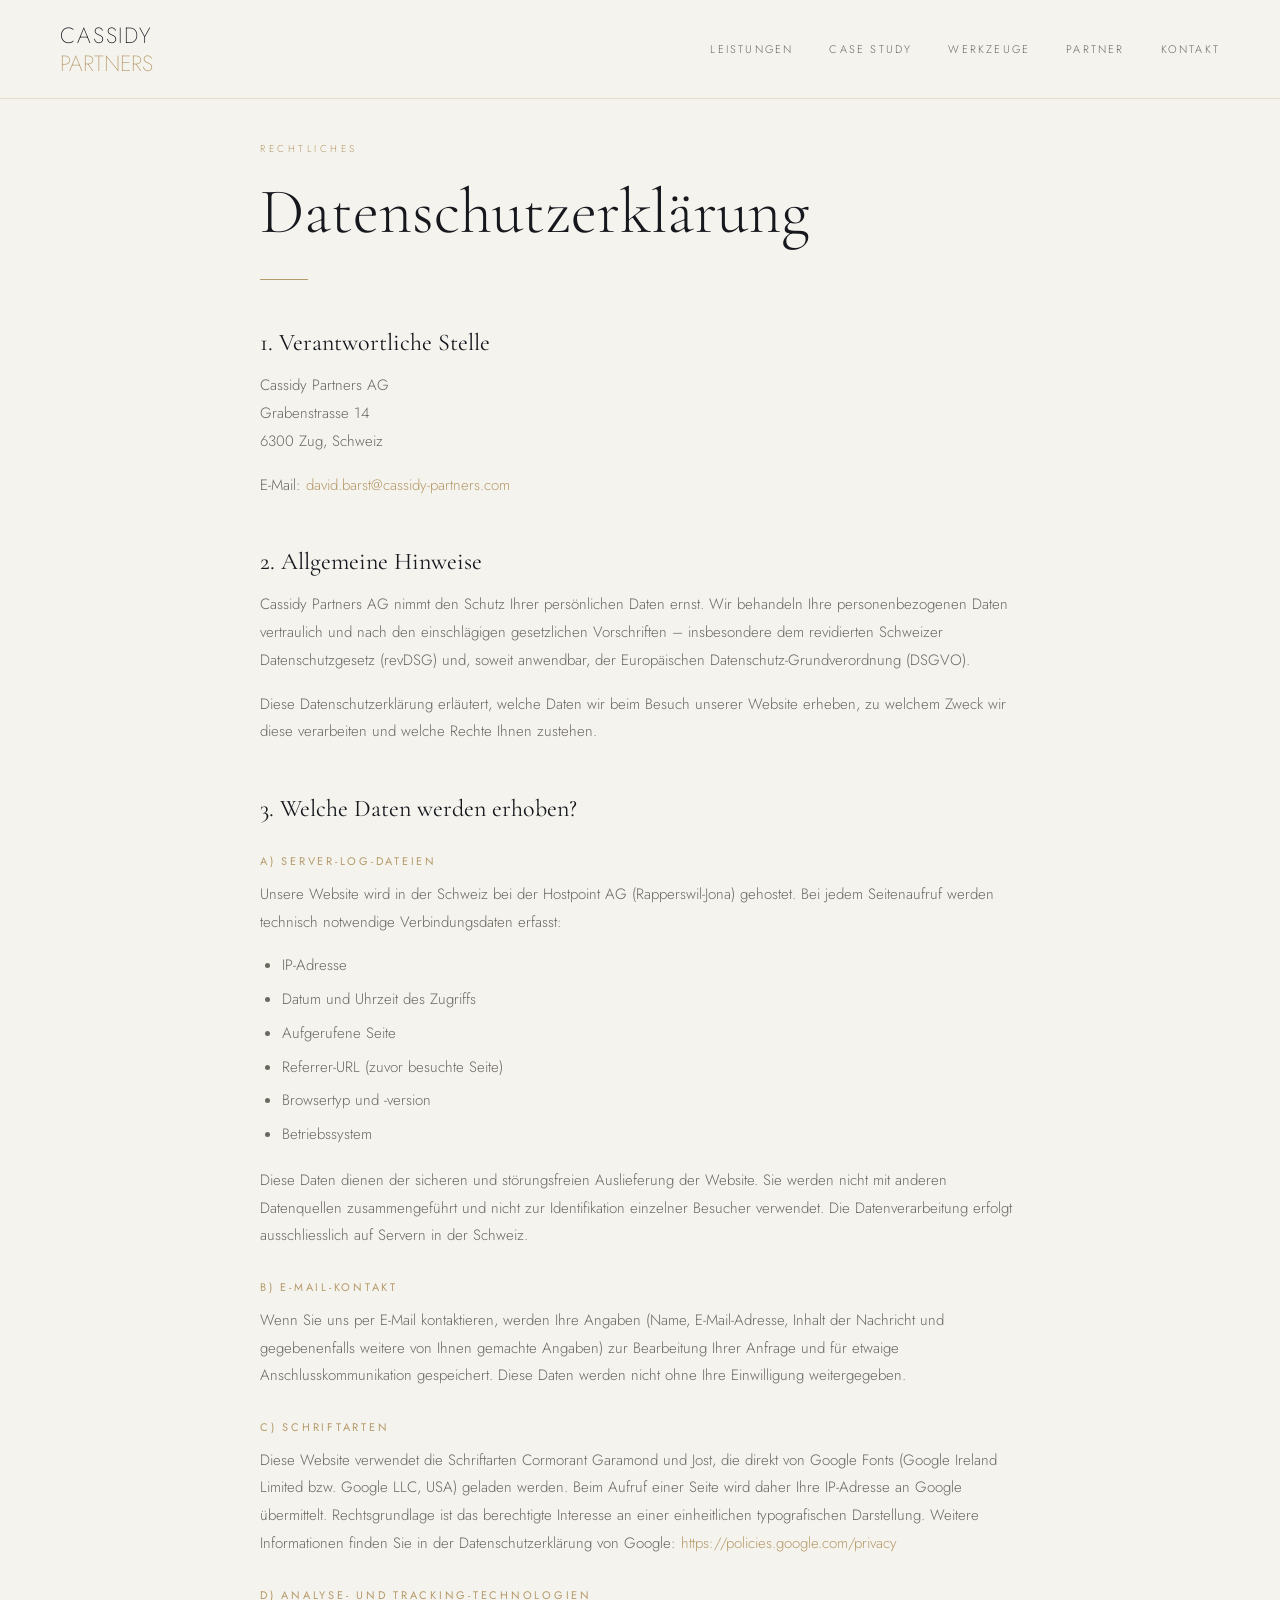
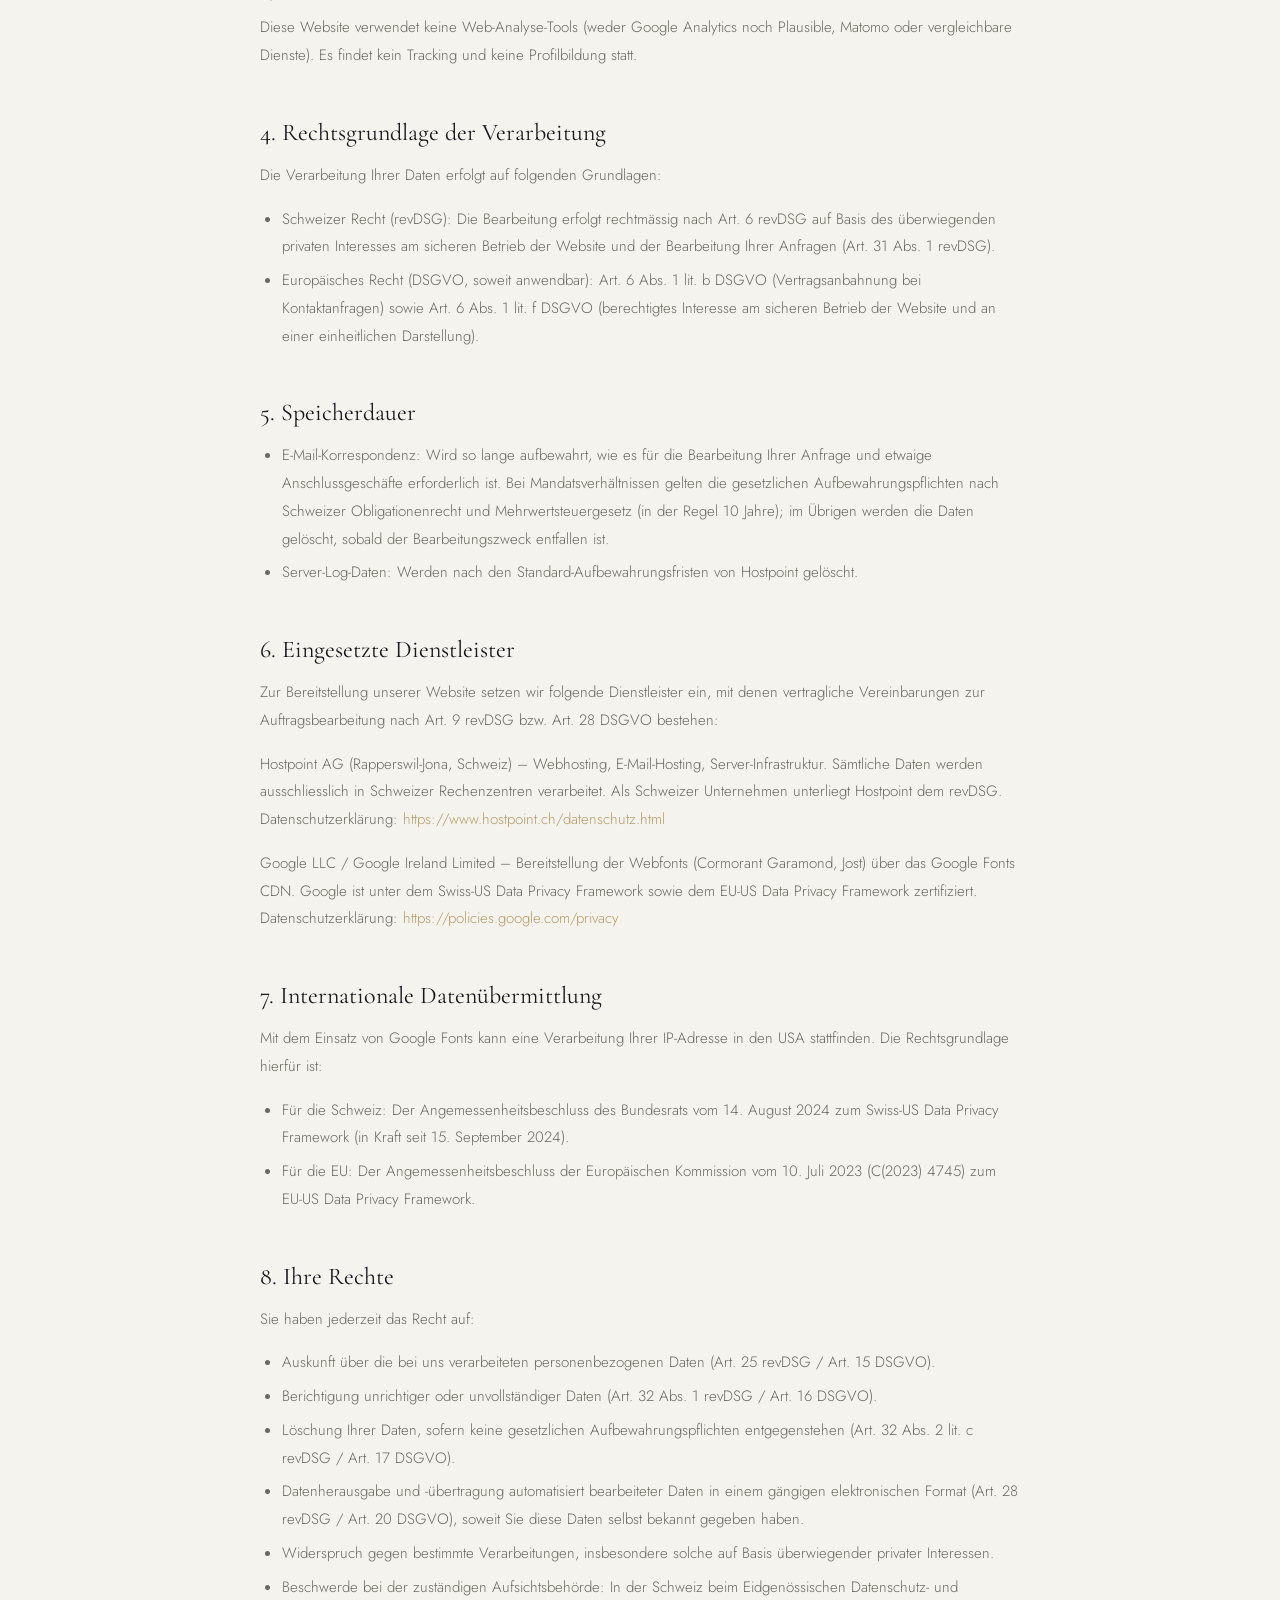
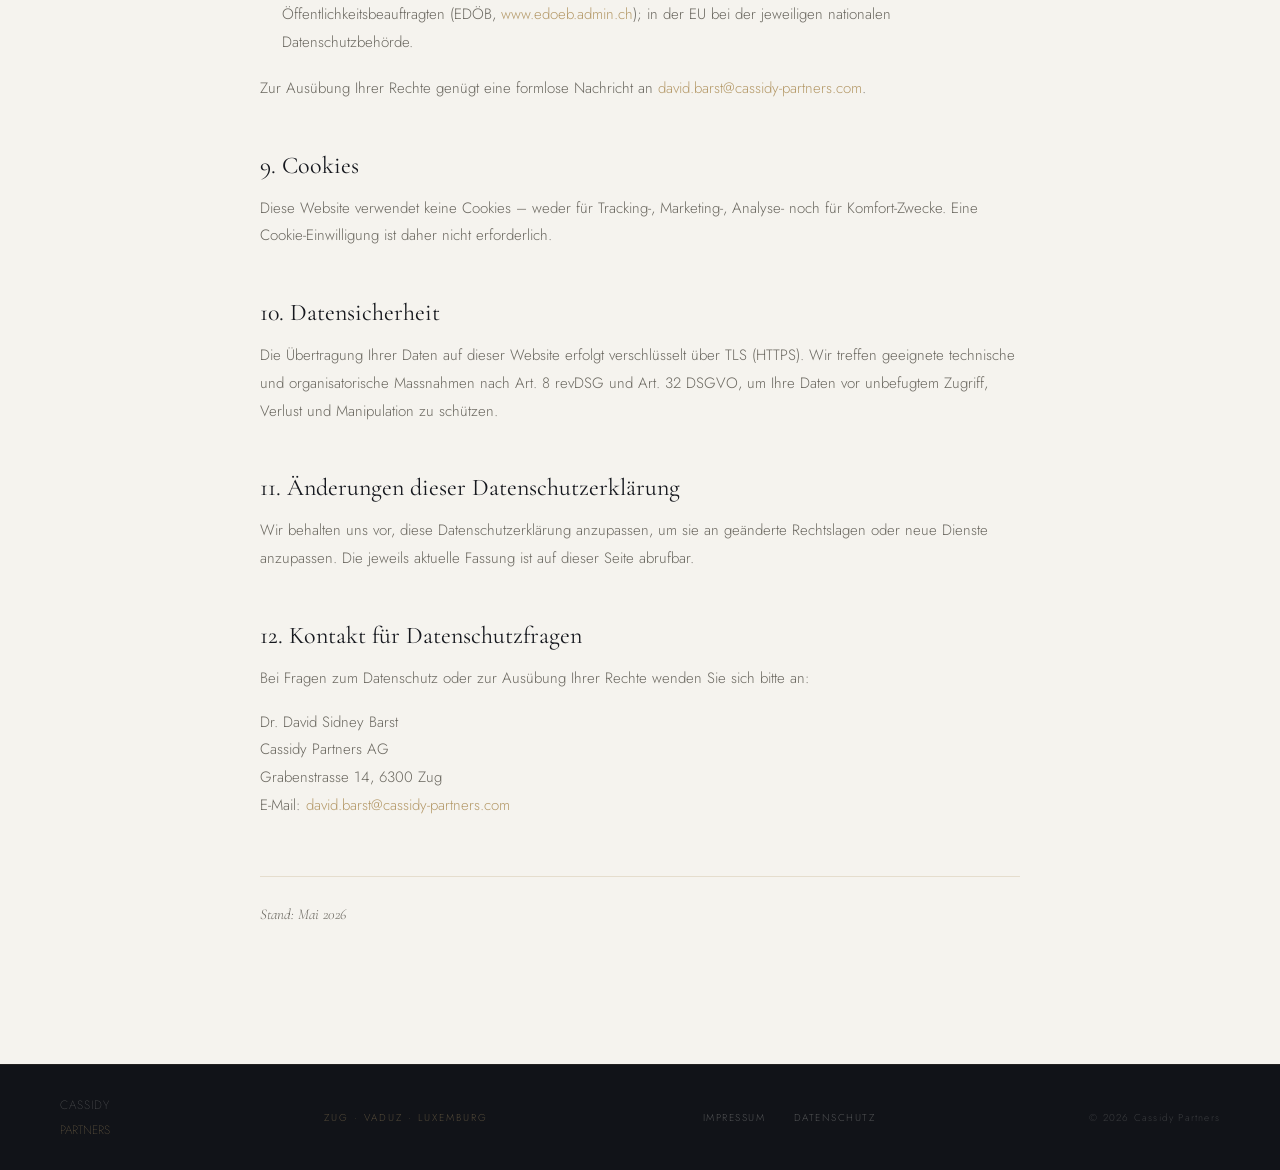
<file: datenschutz.html>
<!DOCTYPE html>
<html lang="de">
<head>
  <meta charset="UTF-8">
  <meta name="viewport" content="width=device-width, initial-scale=1.0">
  <title>Datenschutzerkl&auml;rung &ndash; Cassidy Partners</title>
  <meta name="description" content="Datenschutzerkl&auml;rung der Cassidy Partners AG.">
  <link rel="preconnect" href="https://fonts.googleapis.com">
  <link rel="preconnect" href="https://fonts.gstatic.com" crossorigin>
  <link href="https://fonts.googleapis.com/css2?family=Cormorant+Garamond:ital,wght@0,300;0,400;0,500;1,300;1,400&family=Jost:wght@200;300;400&display=swap" rel="stylesheet">
  <link rel="stylesheet" href="styles.css">
</head>
<body>

<!-- NAV -->
<nav>
  <a class="nav-logo" href="index.html">
    <span class="l1">Cassidy</span>
    <span class="l2">Partners</span>
  </a>
  <ul class="nav-links">
    <li><a href="index.html#leistungen">Leistungen</a></li>
    <li><a href="index.html#case">Case Study</a></li>
    <li><a href="index.html#cockpit">Werkzeuge</a></li>
    <li><a href="index.html#partner">Partner</a></li>
    <li><a href="index.html#kontakt">Kontakt</a></li>
  </ul>
</nav>

<!-- DATENSCHUTZ -->
<section id="datenschutz" class="legal-section">
  <div class="legal-content">
    <span class="section-label">Rechtliches</span>
    <h1 class="section-title">Datenschutzerkl&auml;rung</h1>
    <div class="divider"></div>

    <h2>1. Verantwortliche Stelle</h2>
    <p>Cassidy Partners AG<br>
    Grabenstrasse 14<br>
    6300 Zug, Schweiz</p>
    <p>E-Mail: <a href="mailto:david.barst@cassidy-partners.com">david.barst@cassidy-partners.com</a></p>

    <h2>2. Allgemeine Hinweise</h2>
    <p>Cassidy Partners AG nimmt den Schutz Ihrer pers&ouml;nlichen Daten ernst. Wir behandeln Ihre personenbezogenen Daten vertraulich und nach den einschl&auml;gigen gesetzlichen Vorschriften &ndash; insbesondere dem revidierten Schweizer Datenschutzgesetz (revDSG) und, soweit anwendbar, der Europ&auml;ischen Datenschutz-Grundverordnung (DSGVO).</p>
    <p>Diese Datenschutzerkl&auml;rung erl&auml;utert, welche Daten wir beim Besuch unserer Website erheben, zu welchem Zweck wir diese verarbeiten und welche Rechte Ihnen zustehen.</p>

    <h2>3. Welche Daten werden erhoben?</h2>

    <h3>a) Server-Log-Dateien</h3>
    <p>Unsere Website wird in der Schweiz bei der Hostpoint AG (Rapperswil-Jona) gehostet. Bei jedem Seitenaufruf werden technisch notwendige Verbindungsdaten erfasst:</p>
    <ul>
      <li>IP-Adresse</li>
      <li>Datum und Uhrzeit des Zugriffs</li>
      <li>Aufgerufene Seite</li>
      <li>Referrer-URL (zuvor besuchte Seite)</li>
      <li>Browsertyp und -version</li>
      <li>Betriebssystem</li>
    </ul>
    <p>Diese Daten dienen der sicheren und st&ouml;rungsfreien Auslieferung der Website. Sie werden nicht mit anderen Datenquellen zusammengef&uuml;hrt und nicht zur Identifikation einzelner Besucher verwendet. Die Datenverarbeitung erfolgt ausschliesslich auf Servern in der Schweiz.</p>

    <h3>b) E-Mail-Kontakt</h3>
    <p>Wenn Sie uns per E-Mail kontaktieren, werden Ihre Angaben (Name, E-Mail-Adresse, Inhalt der Nachricht und gegebenenfalls weitere von Ihnen gemachte Angaben) zur Bearbeitung Ihrer Anfrage und f&uuml;r etwaige Anschlusskommunikation gespeichert. Diese Daten werden nicht ohne Ihre Einwilligung weitergegeben.</p>

    <h3>c) Schriftarten</h3>
    <p>Diese Website verwendet die Schriftarten Cormorant Garamond und Jost, die direkt von Google Fonts (Google Ireland Limited bzw. Google LLC, USA) geladen werden. Beim Aufruf einer Seite wird daher Ihre IP-Adresse an Google &uuml;bermittelt. Rechtsgrundlage ist das berechtigte Interesse an einer einheitlichen typografischen Darstellung. Weitere Informationen finden Sie in der Datenschutzerkl&auml;rung von Google: <a href="https://policies.google.com/privacy" target="_blank" rel="noopener">https://policies.google.com/privacy</a></p>

    <h3>d) Analyse- und Tracking-Technologien</h3>
    <p>Diese Website verwendet keine Web-Analyse-Tools (weder Google Analytics noch Plausible, Matomo oder vergleichbare Dienste). Es findet kein Tracking und keine Profilbildung statt.</p>

    <h2>4. Rechtsgrundlage der Verarbeitung</h2>
    <p>Die Verarbeitung Ihrer Daten erfolgt auf folgenden Grundlagen:</p>
    <ul>
      <li>Schweizer Recht (revDSG): Die Bearbeitung erfolgt rechtm&auml;ssig nach Art. 6 revDSG auf Basis des &uuml;berwiegenden privaten Interesses am sicheren Betrieb der Website und der Bearbeitung Ihrer Anfragen (Art. 31 Abs. 1 revDSG).</li>
      <li>Europ&auml;isches Recht (DSGVO, soweit anwendbar): Art. 6 Abs. 1 lit. b DSGVO (Vertragsanbahnung bei Kontaktanfragen) sowie Art. 6 Abs. 1 lit. f DSGVO (berechtigtes Interesse am sicheren Betrieb der Website und an einer einheitlichen Darstellung).</li>
    </ul>

    <h2>5. Speicherdauer</h2>
    <ul>
      <li>E-Mail-Korrespondenz: Wird so lange aufbewahrt, wie es f&uuml;r die Bearbeitung Ihrer Anfrage und etwaige Anschlussgesch&auml;fte erforderlich ist. Bei Mandatsverh&auml;ltnissen gelten die gesetzlichen Aufbewahrungspflichten nach Schweizer Obligationenrecht und Mehrwertsteuergesetz (in der Regel 10 Jahre); im &Uuml;brigen werden die Daten gel&ouml;scht, sobald der Bearbeitungszweck entfallen ist.</li>
      <li>Server-Log-Daten: Werden nach den Standard-Aufbewahrungsfristen von Hostpoint gel&ouml;scht.</li>
    </ul>

    <h2>6. Eingesetzte Dienstleister</h2>
    <p>Zur Bereitstellung unserer Website setzen wir folgende Dienstleister ein, mit denen vertragliche Vereinbarungen zur Auftragsbearbeitung nach Art. 9 revDSG bzw. Art. 28 DSGVO bestehen:</p>
    <p>Hostpoint AG (Rapperswil-Jona, Schweiz) &ndash; Webhosting, E-Mail-Hosting, Server-Infrastruktur. S&auml;mtliche Daten werden ausschliesslich in Schweizer Rechenzentren verarbeitet. Als Schweizer Unternehmen unterliegt Hostpoint dem revDSG. Datenschutzerkl&auml;rung: <a href="https://www.hostpoint.ch/datenschutz.html" target="_blank" rel="noopener">https://www.hostpoint.ch/datenschutz.html</a></p>
    <p>Google LLC / Google Ireland Limited &ndash; Bereitstellung der Webfonts (Cormorant Garamond, Jost) &uuml;ber das Google Fonts CDN. Google ist unter dem Swiss-US Data Privacy Framework sowie dem EU-US Data Privacy Framework zertifiziert. Datenschutzerkl&auml;rung: <a href="https://policies.google.com/privacy" target="_blank" rel="noopener">https://policies.google.com/privacy</a></p>

    <h2>7. Internationale Daten&uuml;bermittlung</h2>
    <p>Mit dem Einsatz von Google Fonts kann eine Verarbeitung Ihrer IP-Adresse in den USA stattfinden. Die Rechtsgrundlage hierf&uuml;r ist:</p>
    <ul>
      <li>F&uuml;r die Schweiz: Der Angemessenheitsbeschluss des Bundesrats vom 14. August 2024 zum Swiss-US Data Privacy Framework (in Kraft seit 15. September 2024).</li>
      <li>F&uuml;r die EU: Der Angemessenheitsbeschluss der Europ&auml;ischen Kommission vom 10. Juli 2023 (C(2023) 4745) zum EU-US Data Privacy Framework.</li>
    </ul>

    <h2>8. Ihre Rechte</h2>
    <p>Sie haben jederzeit das Recht auf:</p>
    <ul>
      <li>Auskunft &uuml;ber die bei uns verarbeiteten personenbezogenen Daten (Art. 25 revDSG / Art. 15 DSGVO).</li>
      <li>Berichtigung unrichtiger oder unvollst&auml;ndiger Daten (Art. 32 Abs. 1 revDSG / Art. 16 DSGVO).</li>
      <li>L&ouml;schung Ihrer Daten, sofern keine gesetzlichen Aufbewahrungspflichten entgegenstehen (Art. 32 Abs. 2 lit. c revDSG / Art. 17 DSGVO).</li>
      <li>Datenherausgabe und -&uuml;bertragung automatisiert bearbeiteter Daten in einem g&auml;ngigen elektronischen Format (Art. 28 revDSG / Art. 20 DSGVO), soweit Sie diese Daten selbst bekannt gegeben haben.</li>
      <li>Widerspruch gegen bestimmte Verarbeitungen, insbesondere solche auf Basis &uuml;berwiegender privater Interessen.</li>
      <li>Beschwerde bei der zust&auml;ndigen Aufsichtsbeh&ouml;rde: In der Schweiz beim Eidgen&ouml;ssischen Datenschutz- und &Ouml;ffentlichkeitsbeauftragten (ED&Ouml;B, <a href="https://www.edoeb.admin.ch" target="_blank" rel="noopener">www.edoeb.admin.ch</a>); in der EU bei der jeweiligen nationalen Datenschutzbeh&ouml;rde.</li>
    </ul>
    <p>Zur Aus&uuml;bung Ihrer Rechte gen&uuml;gt eine formlose Nachricht an <a href="mailto:david.barst@cassidy-partners.com">david.barst@cassidy-partners.com</a>.</p>

    <h2>9. Cookies</h2>
    <p>Diese Website verwendet keine Cookies &ndash; weder f&uuml;r Tracking-, Marketing-, Analyse- noch f&uuml;r Komfort-Zwecke. Eine Cookie-Einwilligung ist daher nicht erforderlich.</p>

    <h2>10. Datensicherheit</h2>
    <p>Die &Uuml;bertragung Ihrer Daten auf dieser Website erfolgt verschl&uuml;sselt &uuml;ber TLS (HTTPS). Wir treffen geeignete technische und organisatorische Massnahmen nach Art. 8 revDSG und Art. 32 DSGVO, um Ihre Daten vor unbefugtem Zugriff, Verlust und Manipulation zu sch&uuml;tzen.</p>

    <h2>11. &Auml;nderungen dieser Datenschutzerkl&auml;rung</h2>
    <p>Wir behalten uns vor, diese Datenschutzerkl&auml;rung anzupassen, um sie an ge&auml;nderte Rechtslagen oder neue Dienste anzupassen. Die jeweils aktuelle Fassung ist auf dieser Seite abrufbar.</p>

    <h2>12. Kontakt f&uuml;r Datenschutzfragen</h2>
    <p>Bei Fragen zum Datenschutz oder zur Aus&uuml;bung Ihrer Rechte wenden Sie sich bitte an:</p>
    <p>Dr. David Sidney Barst<br>
    Cassidy Partners AG<br>
    Grabenstrasse 14, 6300 Zug<br>
    E-Mail: <a href="mailto:david.barst@cassidy-partners.com">david.barst@cassidy-partners.com</a></p>

    <p class="legal-stand">Stand: Mai 2026</p>
  </div>
</section>

<!-- FOOTER -->
<footer>
  <a class="footer-logo" href="index.html">
    <span class="l1">Cassidy</span>
    <span class="l2">Partners</span>
  </a>
  <div class="footer-locs">Zug &middot; Vaduz &middot; Luxemburg</div>
  <div class="footer-legal">
    <a href="impressum.html">Impressum</a>
    <a href="datenschutz.html">Datenschutz</a>
  </div>
  <div class="footer-copy">&copy; 2026 Cassidy Partners</div>
</footer>

<script src="script.js"></script>
</body>
</html>
</file>
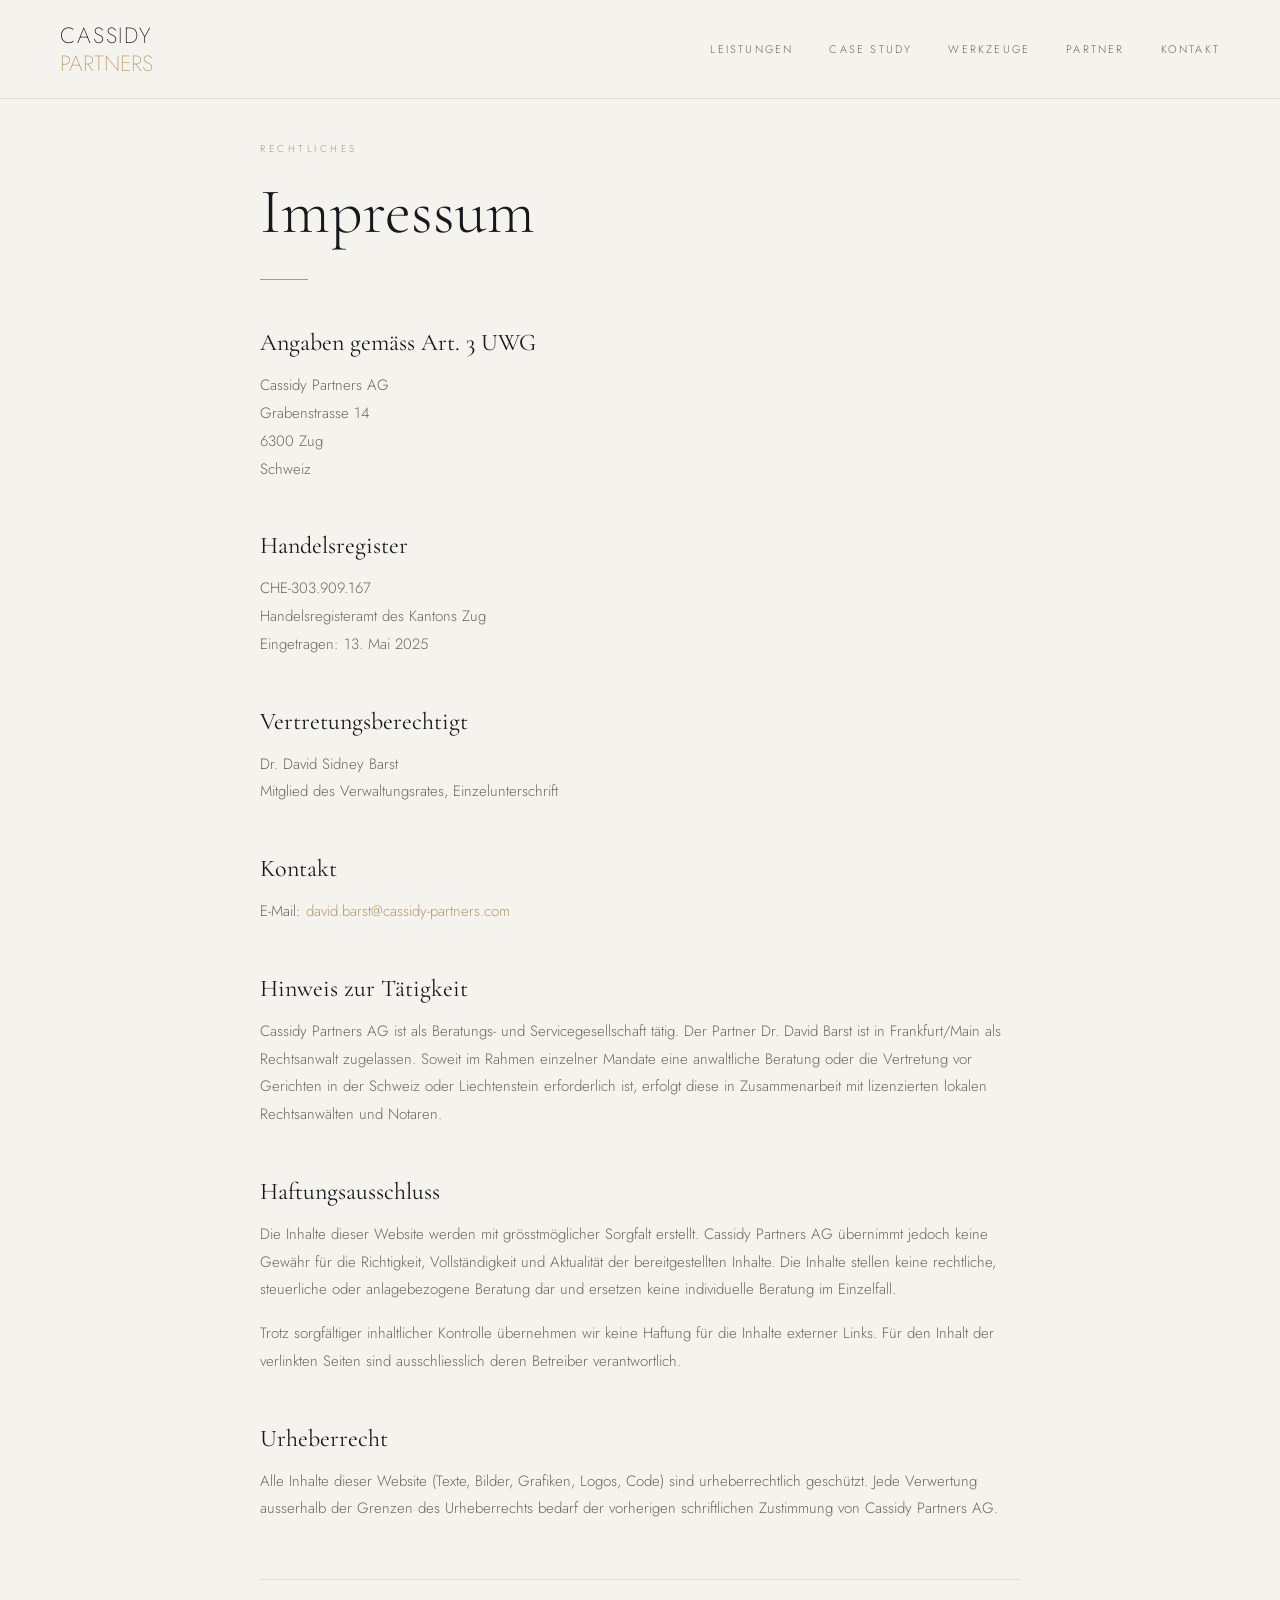
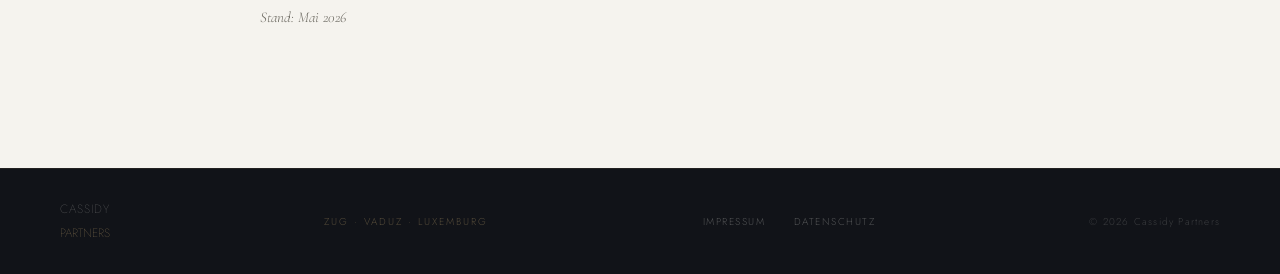
<file: impressum.html>
<!DOCTYPE html>
<html lang="de">
<head>
  <meta charset="UTF-8">
  <meta name="viewport" content="width=device-width, initial-scale=1.0">
  <title>Impressum &ndash; Cassidy Partners</title>
  <meta name="description" content="Impressum der Cassidy Partners AG, Zug.">
  <link rel="preconnect" href="https://fonts.googleapis.com">
  <link rel="preconnect" href="https://fonts.gstatic.com" crossorigin>
  <link href="https://fonts.googleapis.com/css2?family=Cormorant+Garamond:ital,wght@0,300;0,400;0,500;1,300;1,400&family=Jost:wght@200;300;400&display=swap" rel="stylesheet">
  <link rel="stylesheet" href="styles.css">
</head>
<body>

<!-- NAV -->
<nav>
  <a class="nav-logo" href="index.html">
    <span class="l1">Cassidy</span>
    <span class="l2">Partners</span>
  </a>
  <ul class="nav-links">
    <li><a href="index.html#leistungen">Leistungen</a></li>
    <li><a href="index.html#case">Case Study</a></li>
    <li><a href="index.html#cockpit">Werkzeuge</a></li>
    <li><a href="index.html#partner">Partner</a></li>
    <li><a href="index.html#kontakt">Kontakt</a></li>
  </ul>
</nav>

<!-- IMPRESSUM -->
<section id="impressum" class="legal-section">
  <div class="legal-content">
    <span class="section-label">Rechtliches</span>
    <h1 class="section-title">Impressum</h1>
    <div class="divider"></div>

    <h2>Angaben gem&auml;ss Art. 3 UWG</h2>
    <p>Cassidy Partners AG<br>
    Grabenstrasse 14<br>
    6300 Zug<br>
    Schweiz</p>

    <h2>Handelsregister</h2>
    <p>CHE-303.909.167<br>
    Handelsregisteramt des Kantons Zug<br>
    Eingetragen: 13. Mai 2025</p>

    <h2>Vertretungsberechtigt</h2>
    <p>Dr. David Sidney Barst<br>
    Mitglied des Verwaltungsrates, Einzelunterschrift</p>

    <h2>Kontakt</h2>
    <p>E-Mail: <a href="mailto:david.barst@cassidy-partners.com">david.barst@cassidy-partners.com</a></p>

    <h2>Hinweis zur T&auml;tigkeit</h2>
    <p>Cassidy Partners AG ist als Beratungs- und Servicegesellschaft t&auml;tig. Der Partner Dr. David Barst ist in Frankfurt/Main als Rechtsanwalt zugelassen. Soweit im Rahmen einzelner Mandate eine anwaltliche Beratung oder die Vertretung vor Gerichten in der Schweiz oder Liechtenstein erforderlich ist, erfolgt diese in Zusammenarbeit mit lizenzierten lokalen Rechtsanw&auml;lten und Notaren.</p>

    <h2>Haftungsausschluss</h2>
    <p>Die Inhalte dieser Website werden mit gr&ouml;sstm&ouml;glicher Sorgfalt erstellt. Cassidy Partners AG &uuml;bernimmt jedoch keine Gew&auml;hr f&uuml;r die Richtigkeit, Vollst&auml;ndigkeit und Aktualit&auml;t der bereitgestellten Inhalte. Die Inhalte stellen keine rechtliche, steuerliche oder anlagebezogene Beratung dar und ersetzen keine individuelle Beratung im Einzelfall.</p>
    <p>Trotz sorgf&auml;ltiger inhaltlicher Kontrolle &uuml;bernehmen wir keine Haftung f&uuml;r die Inhalte externer Links. F&uuml;r den Inhalt der verlinkten Seiten sind ausschliesslich deren Betreiber verantwortlich.</p>

    <h2>Urheberrecht</h2>
    <p>Alle Inhalte dieser Website (Texte, Bilder, Grafiken, Logos, Code) sind urheberrechtlich gesch&uuml;tzt. Jede Verwertung ausserhalb der Grenzen des Urheberrechts bedarf der vorherigen schriftlichen Zustimmung von Cassidy Partners AG.</p>

    <p class="legal-stand">Stand: Mai 2026</p>
  </div>
</section>

<!-- FOOTER -->
<footer>
  <a class="footer-logo" href="index.html">
    <span class="l1">Cassidy</span>
    <span class="l2">Partners</span>
  </a>
  <div class="footer-locs">Zug &middot; Vaduz &middot; Luxemburg</div>
  <div class="footer-legal">
    <a href="impressum.html">Impressum</a>
    <a href="datenschutz.html">Datenschutz</a>
  </div>
  <div class="footer-copy">&copy; 2026 Cassidy Partners</div>
</footer>

<script src="script.js"></script>
</body>
</html>
</file>
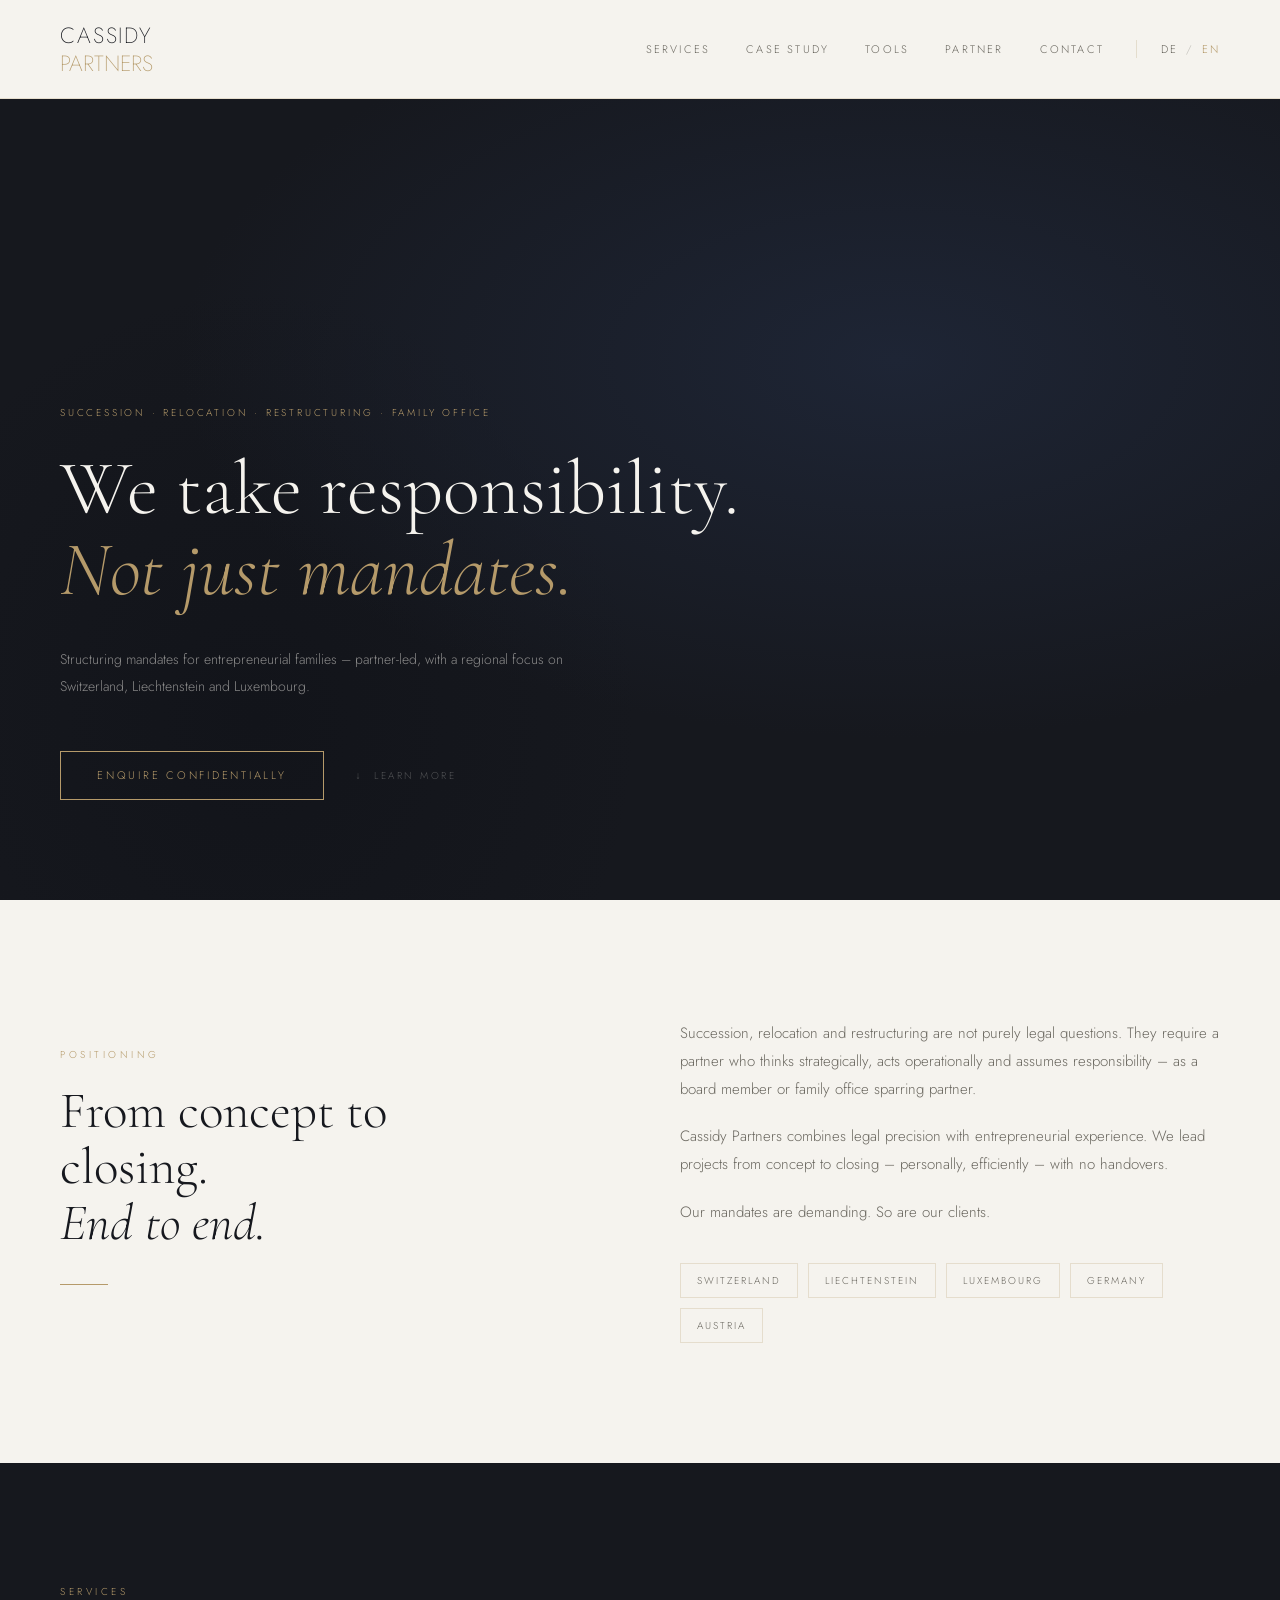
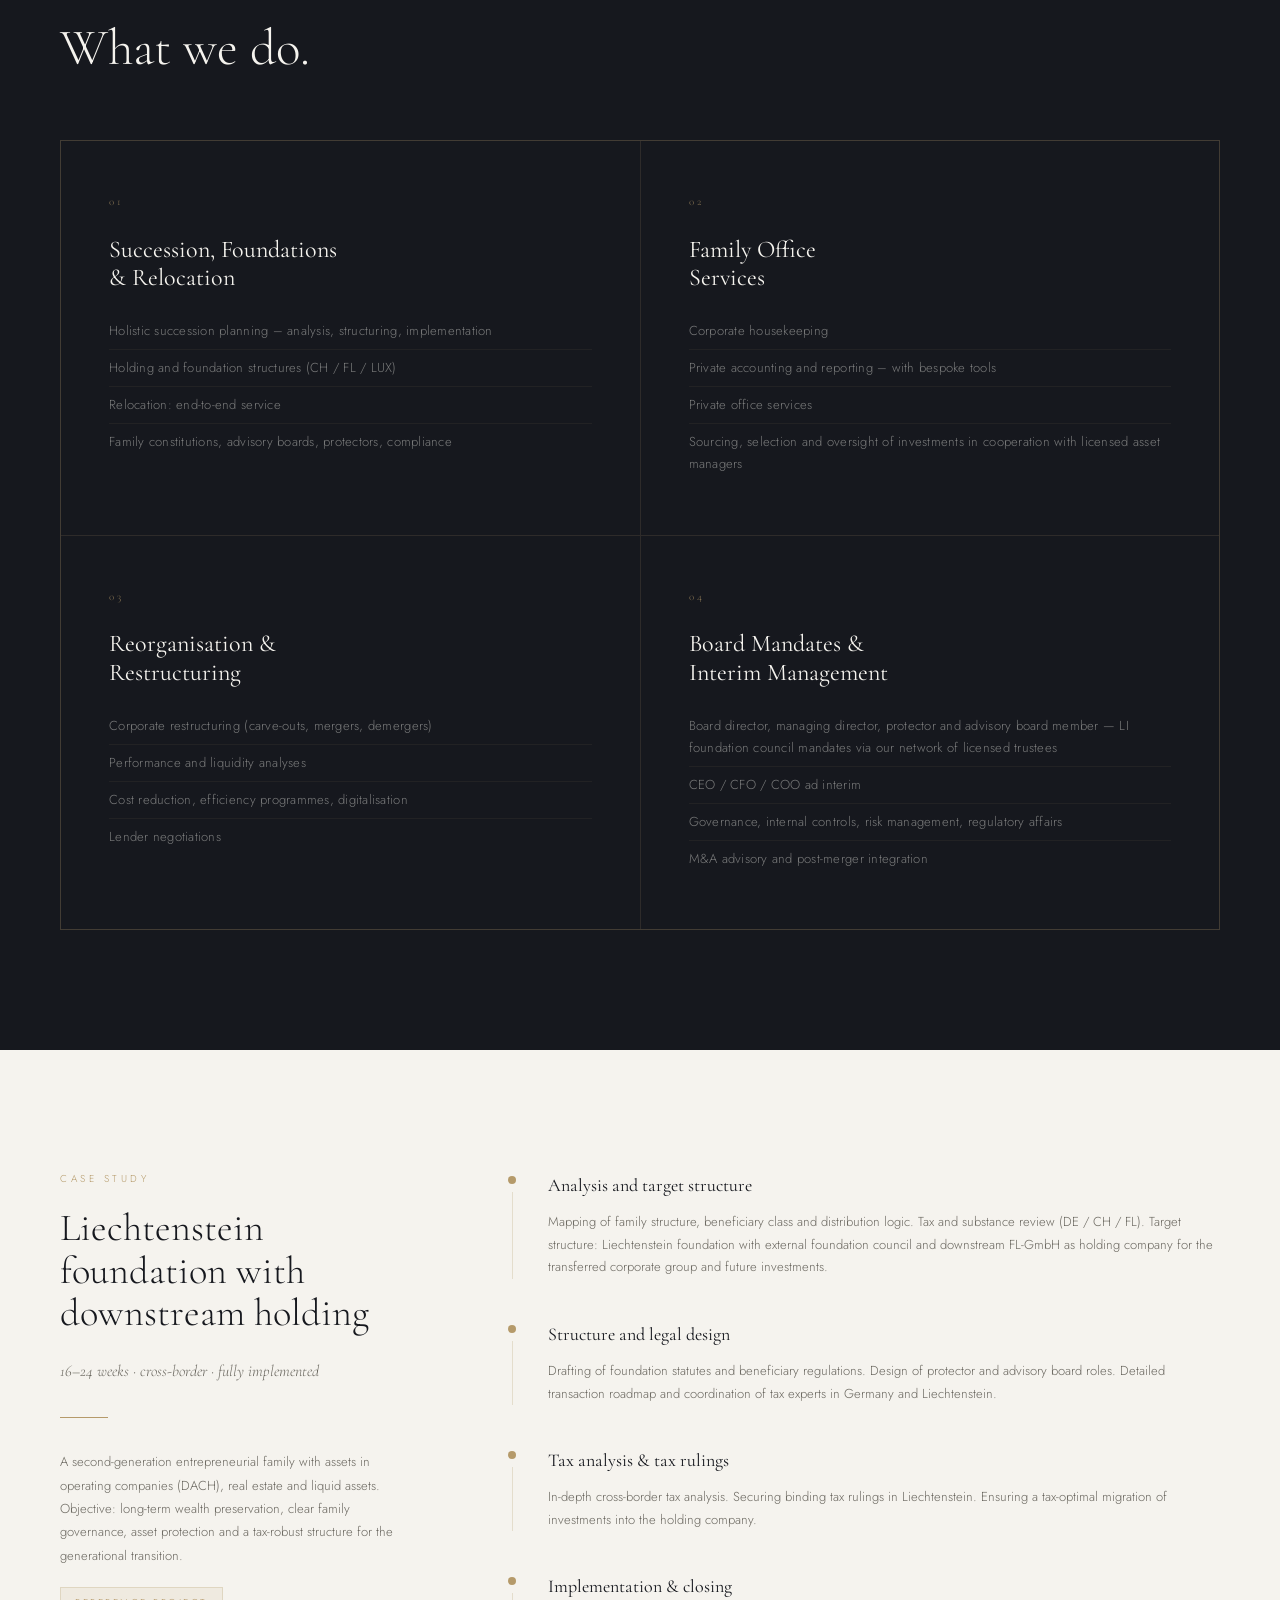
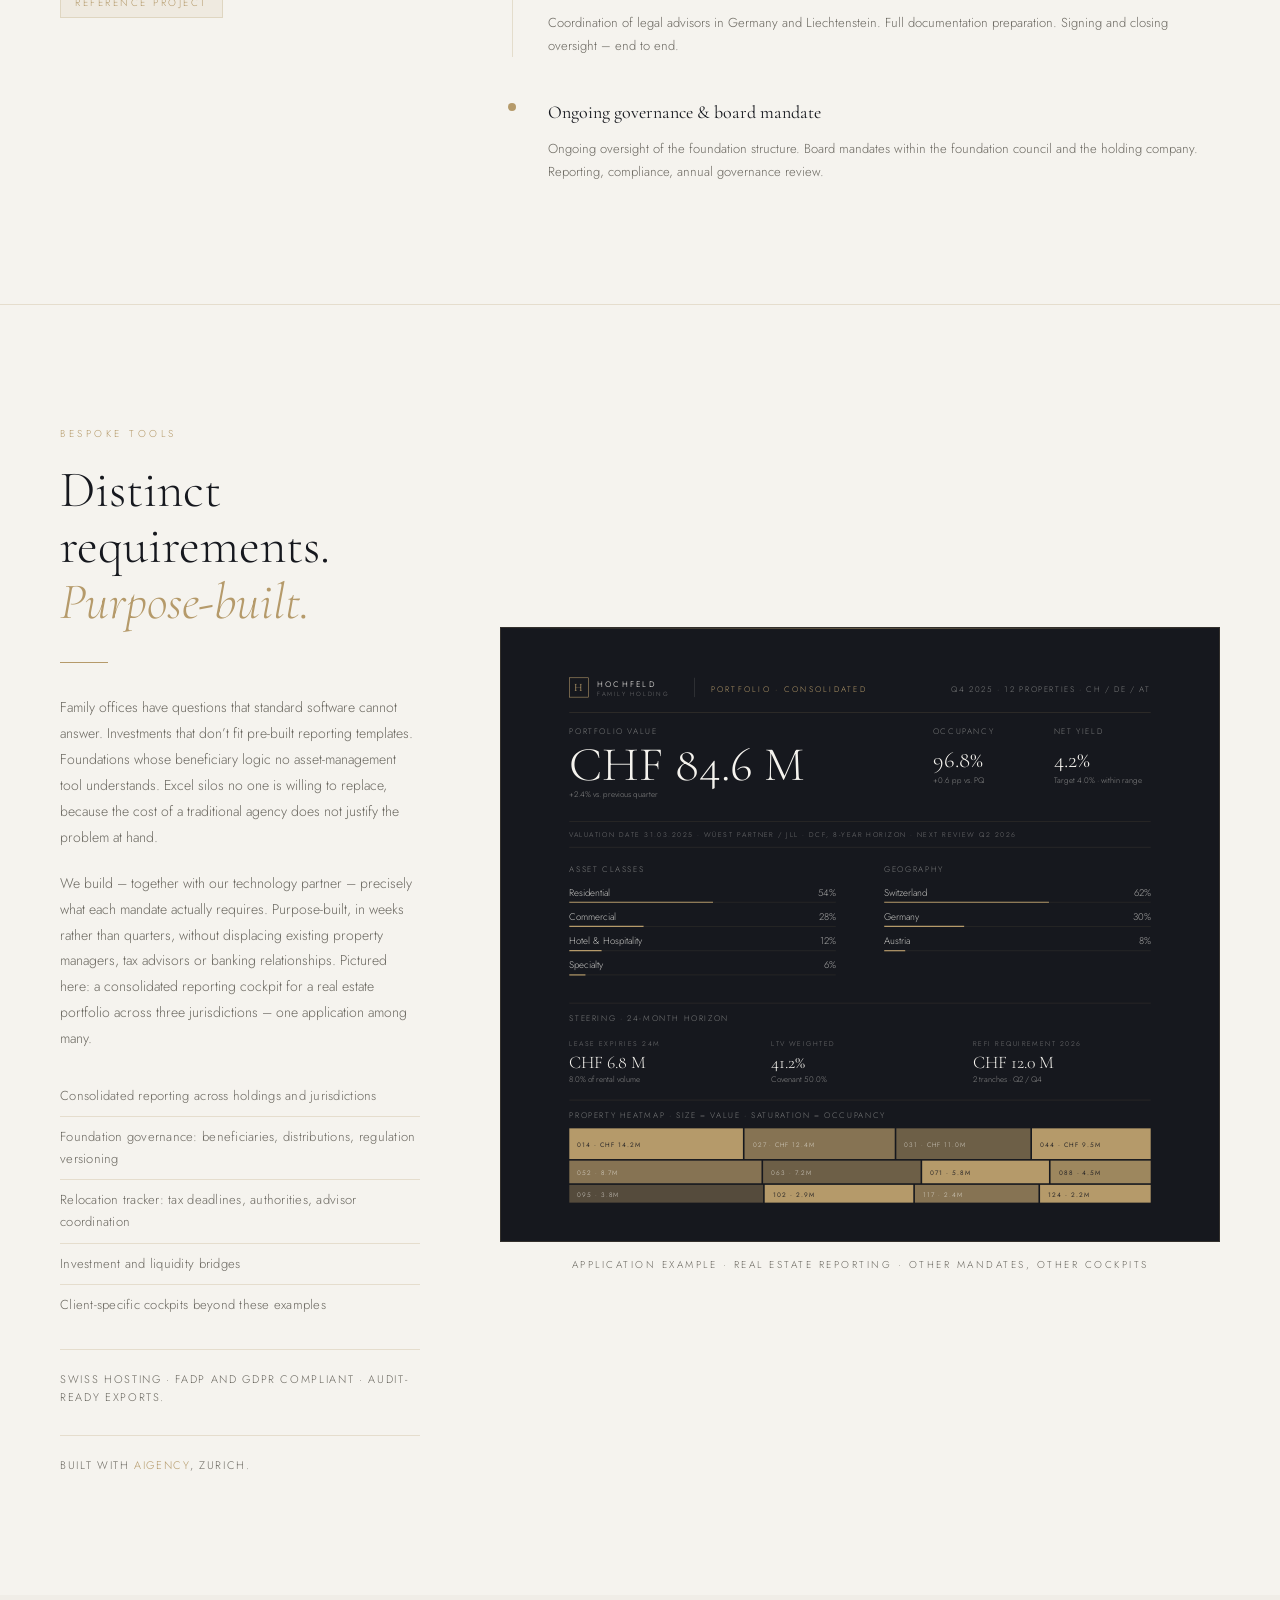
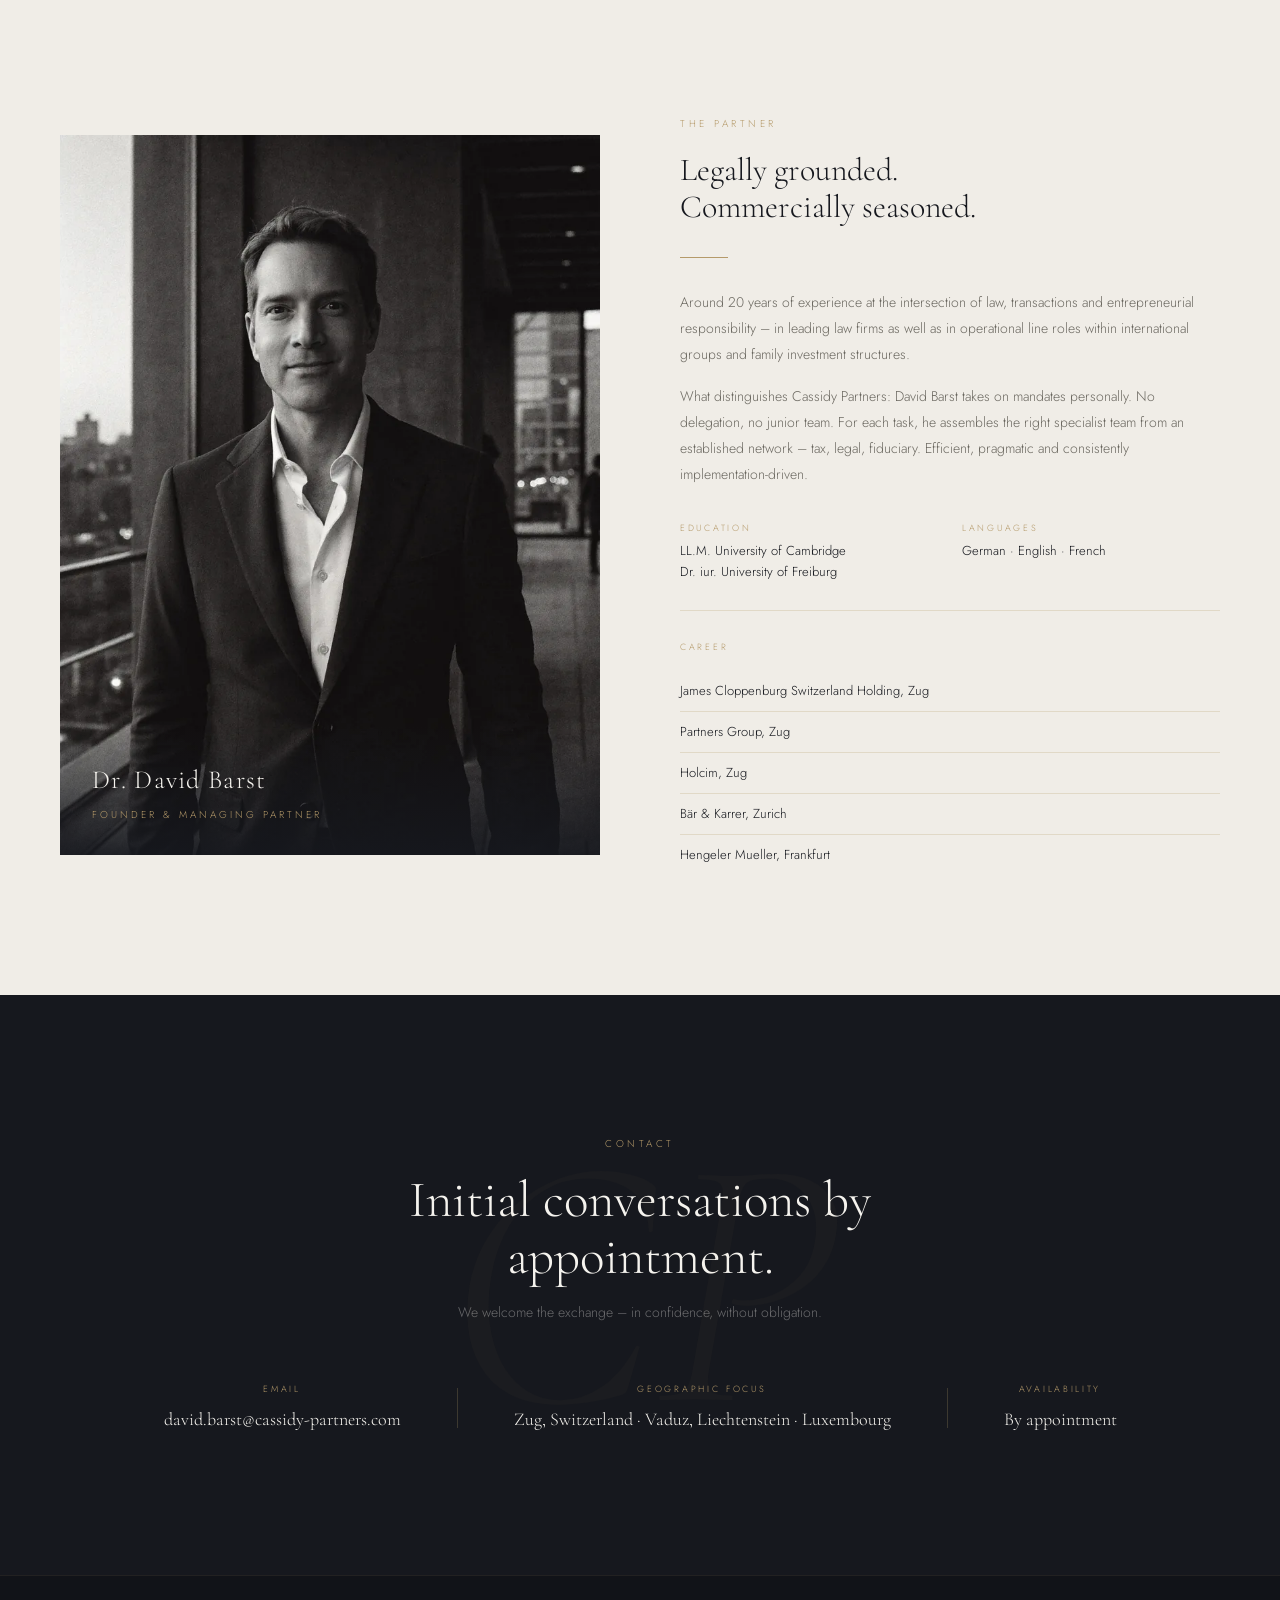
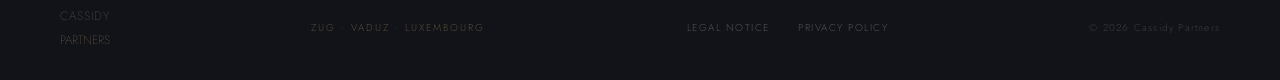
<file: index-en.html>
<!DOCTYPE html>
<html lang="en-GB">
<head>
  <meta charset="UTF-8">
  <meta name="viewport" content="width=device-width, initial-scale=1.0">

  <!-- Canonical & hreflang -->
  <link rel="canonical" href="https://cassidy-partners.com/index-en.html">
  <link rel="alternate" hreflang="de" href="https://cassidy-partners.com/">
  <link rel="alternate" hreflang="en" href="https://cassidy-partners.com/index-en.html">
  <link rel="alternate" hreflang="x-default" href="https://cassidy-partners.com/">

  <!-- Favicon -->
  <link rel="icon" type="image/svg+xml" href="/assets/favicon.svg">
  <link rel="icon" type="image/x-icon" href="/favicon.ico">
  <link rel="apple-touch-icon" href="/assets/apple-touch-icon.png">

  <title>Cassidy Partners</title>
  <meta name="description" content="Cassidy Partners structures and implements complex succession, relocation and restructuring projects across Switzerland, Liechtenstein and Luxembourg.">

  <!-- Open Graph -->
  <meta property="og:site_name" content="Cassidy Partners">
  <meta property="og:title" content="Cassidy Partners">
  <meta property="og:description" content="Cassidy Partners structures and implements complex succession, relocation and restructuring projects across Switzerland, Liechtenstein and Luxembourg.">
  <meta property="og:url" content="https://cassidy-partners.com/index-en.html">
  <meta property="og:type" content="website">
  <meta property="og:locale" content="en_GB">
  <meta property="og:image" content="https://cassidy-partners.com/assets/og-image.jpg">
  <meta property="og:image:width" content="1200">
  <meta property="og:image:height" content="630">
  <meta property="og:image:alt" content="Cassidy Partners">

  <!-- Twitter Card -->
  <meta name="twitter:card" content="summary_large_image">
  <meta name="twitter:title" content="Cassidy Partners">
  <meta name="twitter:description" content="Cassidy Partners structures and implements complex succession, relocation and restructuring projects across Switzerland, Liechtenstein and Luxembourg.">
  <meta name="twitter:image" content="https://cassidy-partners.com/assets/og-image.jpg">
  <meta name="twitter:image:alt" content="Cassidy Partners">

  <link rel="preconnect" href="https://fonts.googleapis.com">
  <link rel="preconnect" href="https://fonts.gstatic.com" crossorigin>
  <link href="https://fonts.googleapis.com/css2?family=Cormorant+Garamond:ital,wght@0,300;0,400;0,500;1,300;1,400&family=Jost:wght@200;300;400&display=swap" rel="stylesheet">
  <link rel="stylesheet" href="styles.css">
</head>
<body>

<!-- NAV -->
<nav>
  <a class="nav-logo" href="#">
    <span class="l1">Cassidy</span>
    <span class="l2">Partners</span>
  </a>
  <div class="nav-right">
    <ul class="nav-links" id="nav-links" aria-hidden="true">
      <li><a href="#leistungen">Services</a></li>
      <li><a href="#case">Case Study</a></li>
      <li><a href="#cockpit">Tools</a></li>
      <li><a href="#partner">Partner</a></li>
      <li><a href="#kontakt">Contact</a></li>
    </ul>
    <div class="nav-lang">
      <a href="index.html">DE</a>
      <span class="nav-lang-sep">/</span>
      <span class="nav-lang-active">EN</span>
    </div>
    <button class="nav-toggle" aria-label="Open menu" aria-expanded="false" aria-controls="nav-links">
      <span></span>
      <span></span>
      <span></span>
    </button>
  </div>
</nav>
<div class="nav-backdrop" aria-hidden="true"></div>

<!-- HERO -->
<section id="hero">
  <div class="hero-bg"></div>
  <p class="hero-eyebrow">Succession &middot; Relocation &middot; Restructuring &middot; Family Office</p>
  <h1 class="hero-headline">We take responsibility.<br><em>Not just mandates.</em></h1>
  <p class="hero-sub">Structuring mandates for entrepreneurial families &ndash; partner-led, with a regional focus on Switzerland, Liechtenstein and Luxembourg.</p>
  <div class="hero-cta">
    <a href="#kontakt" class="btn-primary">Enquire confidentially</a>
    <span class="hero-scroll">&#8595;&nbsp; Learn more</span>
  </div>
</section>

<!-- POSITIONING -->
<section id="intro">
  <div class="intro-left reveal">
    <span class="section-label">Positioning</span>
    <h2 class="section-title">From concept to closing.<br><em>End to end.</em></h2>
    <div class="divider"></div>
  </div>
  <div class="intro-right reveal">
    <p>Succession, relocation and restructuring are not purely legal questions. They require a partner who thinks strategically, acts operationally and assumes responsibility &ndash; as a board member or family office sparring partner.</p>
    <p>Cassidy Partners combines legal precision with entrepreneurial experience. We lead projects from concept to closing &ndash; personally, efficiently &ndash; with no handovers.</p>
    <p>Our mandates are demanding. So are our clients.</p>
    <div class="tag-row">
      <span class="tag">Switzerland</span>
      <span class="tag">Liechtenstein</span>
      <span class="tag">Luxembourg</span>
      <span class="tag">Germany</span>
      <span class="tag">Austria</span>
    </div>
  </div>
</section>

<!-- SERVICES -->
<section id="leistungen">
  <span class="section-label">Services</span>
  <h2 class="section-title reveal">What we do.</h2>
  <div class="services-grid">
    <div class="service-card reveal">
      <span class="service-num">01</span>
      <h3>Succession, Foundations<br>&amp; Relocation</h3>
      <ul>
        <li>Holistic succession planning &ndash; analysis, structuring, implementation</li>
        <li>Holding and foundation structures (CH / FL / LUX)</li>
        <li>Relocation: end-to-end service</li>
        <li>Family constitutions, advisory boards, protectors, compliance</li>
      </ul>
    </div>
    <div class="service-card reveal">
      <span class="service-num">02</span>
      <h3>Family Office<br>Services</h3>
      <ul>
        <li>Corporate housekeeping</li>
        <li>Private accounting and reporting &ndash; with bespoke tools</li>
        <li>Private office services</li>
        <li>Sourcing, selection and oversight of investments in cooperation with licensed asset managers</li>
      </ul>
    </div>
    <div class="service-card reveal">
      <span class="service-num">03</span>
      <h3>Reorganisation &amp;<br>Restructuring</h3>
      <ul>
        <li>Corporate restructuring (carve-outs, mergers, demergers)</li>
        <li>Performance and liquidity analyses</li>
        <li>Cost reduction, efficiency programmes, digitalisation</li>
        <li>Lender negotiations</li>
      </ul>
    </div>
    <div class="service-card reveal">
      <span class="service-num">04</span>
      <h3>Board Mandates &amp;<br>Interim Management</h3>
      <ul>
        <li>Board director, managing director, protector and advisory board member — LI foundation council mandates via our network of licensed trustees</li>
        <li>CEO / CFO / COO ad interim</li>
        <li>Governance, internal controls, risk management, regulatory affairs</li>
        <li>M&amp;A advisory and post-merger integration</li>
      </ul>
    </div>
  </div>
</section>

<!-- CASE STUDY -->
<section id="case">
  <div class="case-left reveal">
    <span class="section-label">Case Study</span>
    <h2 class="section-title">Liechtenstein foundation with downstream holding</h2>
    <p class="case-subtitle">16&ndash;24 weeks &middot; cross-border &middot; fully implemented</p>
    <div class="divider"></div>
    <p class="case-context">A second-generation entrepreneurial family with assets in operating companies (DACH), real estate and liquid assets. Objective: long-term wealth preservation, clear family governance, asset protection and a tax-robust structure for the generational transition.</p>
    <span class="case-badge">Reference project</span>
  </div>
  <div class="timeline reveal">
    <div class="timeline-step">
      <div class="step-line"><div class="step-dot"></div><div class="step-connector"></div></div>
      <div class="step-content">
        <h4>Analysis and target structure</h4>
        <p>Mapping of family structure, beneficiary class and distribution logic. Tax and substance review (DE / CH / FL). Target structure: Liechtenstein foundation with external foundation council and downstream FL-GmbH as holding company for the transferred corporate group and future investments.</p>
      </div>
    </div>
    <div class="timeline-step">
      <div class="step-line"><div class="step-dot"></div><div class="step-connector"></div></div>
      <div class="step-content">
        <h4>Structure and legal design</h4>
        <p>Drafting of foundation statutes and beneficiary regulations. Design of protector and advisory board roles. Detailed transaction roadmap and coordination of tax experts in Germany and Liechtenstein.</p>
      </div>
    </div>
    <div class="timeline-step">
      <div class="step-line"><div class="step-dot"></div><div class="step-connector"></div></div>
      <div class="step-content">
        <h4>Tax analysis &amp; tax rulings</h4>
        <p>In-depth cross-border tax analysis. Securing binding tax rulings in Liechtenstein. Ensuring a tax-optimal migration of investments into the holding company.</p>
      </div>
    </div>
    <div class="timeline-step">
      <div class="step-line"><div class="step-dot"></div><div class="step-connector"></div></div>
      <div class="step-content">
        <h4>Implementation &amp; closing</h4>
        <p>Coordination of legal advisors in Germany and Liechtenstein. Full documentation preparation. Signing and closing oversight &ndash; end to end.</p>
      </div>
    </div>
    <div class="timeline-step">
      <div class="step-line"><div class="step-dot"></div></div>
      <div class="step-content">
        <h4>Ongoing governance &amp; board mandate</h4>
        <p>Ongoing oversight of the foundation structure. Board mandates within the foundation council and the holding company. Reporting, compliance, annual governance review.</p>
      </div>
    </div>
  </div>
</section>

<!-- COCKPIT (REAL ESTATE) -->
<section id="cockpit">
  <div class="cockpit-left reveal">
    <span class="section-label">Bespoke Tools</span>
    <h2 class="section-title">Distinct requirements.<br><em>Purpose-built.</em></h2>
    <div class="divider"></div>
    <p class="cockpit-lead">Family offices have questions that standard software cannot answer. Investments that don&rsquo;t fit pre-built reporting templates. Foundations whose beneficiary logic no asset-management tool understands. Excel silos no one is willing to replace, because the cost of a traditional agency does not justify the problem at hand.</p>
    <p class="cockpit-lead">We build &ndash; together with our technology partner &ndash; precisely what each mandate actually requires. Purpose-built, in weeks rather than quarters, without displacing existing property managers, tax advisors or banking relationships. Pictured here: a consolidated reporting cockpit for a real estate portfolio across three jurisdictions &ndash; one application among many.</p>
    <ul class="cockpit-features">
      <li>Consolidated reporting across holdings and jurisdictions</li>
      <li>Foundation governance: beneficiaries, distributions, regulation versioning</li>
      <li>Relocation tracker: tax deadlines, authorities, advisor coordination</li>
      <li>Investment and liquidity bridges</li>
      <li>Client-specific cockpits beyond these examples</li>
    </ul>
    <div class="cockpit-trust">Swiss hosting &middot; FADP and GDPR compliant &middot; audit-ready exports.</div>
    <div class="cockpit-meta">Built with <a href="https://aigency.ch" target="_blank" rel="noopener">Aigency</a>, Zurich.</div>
  </div>

  <div class="cockpit-right reveal">
    <div class="cockpit-mockup">
      <svg viewBox="0 0 800 680" xmlns="http://www.w3.org/2000/svg" role="img" aria-label="Preview of a consolidated real estate reporting cockpit">
        <defs>
          <style>
            .cp-label    { font-family: 'Jost', sans-serif; font-weight: 300; font-size: 10px; letter-spacing: 2.8px; fill: #b59a6a; }
            .cp-muted    { font-family: 'Jost', sans-serif; font-weight: 300; font-size: 10px; letter-spacing: 2px; fill: rgba(245,243,238,.45); }
            .cp-tiny     { font-family: 'Jost', sans-serif; font-weight: 300; font-size: 8.5px; letter-spacing: 1.8px; fill: rgba(245,243,238,.42); }
            .cp-num-hero { font-family: 'Cormorant Garamond', serif; font-weight: 300; font-size: 60px; fill: #f5f3ee; }
            .cp-num-sub  { font-family: 'Cormorant Garamond', serif; font-weight: 300; font-size: 28px; fill: #f5f3ee; }
            .cp-num-fwd  { font-family: 'Cormorant Garamond', serif; font-weight: 300; font-size: 22px; fill: #f5f3ee; }
            .cp-sub      { font-family: 'Jost', sans-serif; font-weight: 300; font-size: 10px; fill: rgba(245,243,238,.5); }
            .cp-row      { font-family: 'Jost', sans-serif; font-weight: 300; font-size: 12px; fill: rgba(245,243,238,.78); }
            .cp-pct      { font-family: 'Jost', sans-serif; font-weight: 300; font-size: 12px; fill: rgba(245,243,238,.65); }
            .cp-box-lbl       { font-family: 'Jost', sans-serif; font-weight: 400; font-size: 8px; letter-spacing: 1.2px; fill: rgba(22,24,30,.85); }
            .cp-box-lbl-light { font-family: 'Jost', sans-serif; font-weight: 300; font-size: 8px; letter-spacing: 1.2px; fill: rgba(245,243,238,.78); }
            .cp-logo-mark { font-family: 'Cormorant Garamond', serif; font-weight: 400; font-size: 14px; fill: #b59a6a; }
            .cp-logo-name { font-family: 'Jost', sans-serif; font-weight: 400; font-size: 10px; letter-spacing: 2.8px; fill: rgba(245,243,238,.72); }
            .cp-logo-sub  { font-family: 'Jost', sans-serif; font-weight: 300; font-size: 7.5px; letter-spacing: 2.2px; fill: rgba(245,243,238,.42); }
          </style>
        </defs>

        <!-- ============ HEADER ============ -->
        <g transform="translate(40, 22)">
          <rect x="0" y="0" width="24" height="24" fill="none" stroke="#b59a6a" stroke-width="0.7"/>
          <text x="12" y="17" class="cp-logo-mark" text-anchor="middle">H</text>
          <text x="34" y="11" class="cp-logo-name">HOCHFELD</text>
          <text x="34" y="22" class="cp-logo-sub">FAMILY HOLDING</text>
        </g>
        <line x1="195" y1="22" x2="195" y2="46" stroke="rgba(245,243,238,.18)" stroke-width="0.8"/>
        <text x="215" y="40" class="cp-label">PORTFOLIO &middot; CONSOLIDATED</text>
        <text x="760" y="40" class="cp-muted" text-anchor="end">Q4 2025  &middot;  12 PROPERTIES  &middot;  CH / DE / AT</text>
        <line x1="40" y1="65" x2="760" y2="65" stroke="rgba(181,154,106,.18)" stroke-width="1"/>

        <!-- ============ HERO KPI ============ -->
        <text x="40" y="92" class="cp-muted">PORTFOLIO VALUE</text>
        <text x="40" y="148" class="cp-num-hero">CHF 84.6 M</text>
        <text x="40" y="170" class="cp-sub">+2.4% vs. previous quarter</text>

        <text x="490" y="92" class="cp-muted">OCCUPANCY</text>
        <text x="490" y="132" class="cp-num-sub">96.8%</text>
        <text x="490" y="152" class="cp-sub">+0.6 pp vs. PQ</text>

        <text x="640" y="92" class="cp-muted">NET YIELD</text>
        <text x="640" y="132" class="cp-num-sub">4.2%</text>
        <text x="640" y="152" class="cp-sub">Target 4.0% &middot; within range</text>

        <!-- ============ VALUATION LINE ============ -->
        <line x1="40" y1="200" x2="760" y2="200" stroke="rgba(181,154,106,.13)" stroke-width="1"/>
        <text x="40" y="219" class="cp-tiny">VALUATION DATE 31.03.2025  &middot;  W&Uuml;EST PARTNER / JLL  &middot;  DCF, 8-YEAR HORIZON  &middot;  NEXT REVIEW Q2 2026</text>
        <line x1="40" y1="232" x2="760" y2="232" stroke="rgba(181,154,106,.13)" stroke-width="1"/>

        <!-- ============ ASSET CLASSES + GEOGRAPHY ============ -->
        <text x="40" y="262" class="cp-muted">ASSET CLASSES</text>
        <text x="40" y="292" class="cp-row">Residential</text>
        <text x="370" y="292" class="cp-pct" text-anchor="end">54%</text>
        <line x1="40" y1="300" x2="218" y2="300" stroke="#b59a6a" stroke-width="1.5"/>
        <line x1="218" y1="300" x2="370" y2="300" stroke="rgba(181,154,106,.12)" stroke-width="1"/>
        <text x="40" y="322" class="cp-row">Commercial</text>
        <text x="370" y="322" class="cp-pct" text-anchor="end">28%</text>
        <line x1="40" y1="330" x2="132" y2="330" stroke="#b59a6a" stroke-width="1.5"/>
        <line x1="132" y1="330" x2="370" y2="330" stroke="rgba(181,154,106,.12)" stroke-width="1"/>
        <text x="40" y="352" class="cp-row">Hotel &amp; Hospitality</text>
        <text x="370" y="352" class="cp-pct" text-anchor="end">12%</text>
        <line x1="40" y1="360" x2="80" y2="360" stroke="#b59a6a" stroke-width="1.5"/>
        <line x1="80" y1="360" x2="370" y2="360" stroke="rgba(181,154,106,.12)" stroke-width="1"/>
        <text x="40" y="382" class="cp-row">Specialty</text>
        <text x="370" y="382" class="cp-pct" text-anchor="end">6%</text>
        <line x1="40" y1="390" x2="60" y2="390" stroke="#b59a6a" stroke-width="1.5"/>
        <line x1="60" y1="390" x2="370" y2="390" stroke="rgba(181,154,106,.12)" stroke-width="1"/>

        <text x="430" y="262" class="cp-muted">GEOGRAPHY</text>
        <text x="430" y="292" class="cp-row">Switzerland</text>
        <text x="760" y="292" class="cp-pct" text-anchor="end">62%</text>
        <line x1="430" y1="300" x2="634" y2="300" stroke="#b59a6a" stroke-width="1.5"/>
        <line x1="634" y1="300" x2="760" y2="300" stroke="rgba(181,154,106,.12)" stroke-width="1"/>
        <text x="430" y="322" class="cp-row">Germany</text>
        <text x="760" y="322" class="cp-pct" text-anchor="end">30%</text>
        <line x1="430" y1="330" x2="529" y2="330" stroke="#b59a6a" stroke-width="1.5"/>
        <line x1="529" y1="330" x2="760" y2="330" stroke="rgba(181,154,106,.12)" stroke-width="1"/>
        <text x="430" y="352" class="cp-row">Austria</text>
        <text x="760" y="352" class="cp-pct" text-anchor="end">8%</text>
        <line x1="430" y1="360" x2="456" y2="360" stroke="#b59a6a" stroke-width="1.5"/>
        <line x1="456" y1="360" x2="760" y2="360" stroke="rgba(181,154,106,.12)" stroke-width="1"/>

        <!-- ============ FORWARD-LOOKING ============ -->
        <line x1="40" y1="425" x2="760" y2="425" stroke="rgba(181,154,106,.13)" stroke-width="1"/>
        <text x="40" y="447" class="cp-muted">STEERING  &middot;  24-MONTH HORIZON</text>
        <text x="40" y="478" class="cp-tiny">LEASE EXPIRIES 24M</text>
        <text x="40" y="505" class="cp-num-fwd">CHF 6.8 M</text>
        <text x="40" y="523" class="cp-sub">8.0% of rental volume</text>
        <text x="290" y="478" class="cp-tiny">LTV WEIGHTED</text>
        <text x="290" y="505" class="cp-num-fwd">41.2%</text>
        <text x="290" y="523" class="cp-sub">Covenant 50.0%</text>
        <text x="540" y="478" class="cp-tiny">REFI REQUIREMENT 2026</text>
        <text x="540" y="505" class="cp-num-fwd">CHF 12.0 M</text>
        <text x="540" y="523" class="cp-sub">2 tranches &middot; Q2 / Q4</text>

        <!-- ============ PROPERTY HEATMAP ============ -->
        <line x1="40" y1="545" x2="760" y2="545" stroke="rgba(181,154,106,.13)" stroke-width="1"/>
        <text x="40" y="567" class="cp-muted">PROPERTY HEATMAP  &middot;  SIZE = VALUE  &middot;  SATURATION = OCCUPANCY</text>

        <!-- Row 1: Large properties (height 38px) -->
        <rect x="40"  y="580" width="215" height="38" fill="#b59a6a" fill-opacity="1.0"/>
        <text x="50"  y="603" class="cp-box-lbl">014 &middot; CHF 14.2M</text>
        <rect x="257" y="580" width="186" height="38" fill="#b59a6a" fill-opacity="0.70"/>
        <text x="267" y="603" class="cp-box-lbl-light">027 &middot; CHF 12.4M</text>
        <rect x="445" y="580" width="166" height="38" fill="#b59a6a" fill-opacity="0.55"/>
        <text x="455" y="603" class="cp-box-lbl-light">031 &middot; CHF 11.0M</text>
        <rect x="613" y="580" width="147" height="38" fill="#b59a6a" fill-opacity="1.0"/>
        <text x="623" y="603" class="cp-box-lbl">044 &middot; CHF 9.5M</text>

        <!-- Row 2: Medium properties (height 28px) -->
        <rect x="40"  y="620" width="238" height="28" fill="#b59a6a" fill-opacity="0.70"/>
        <text x="50"  y="638" class="cp-box-lbl-light">052 &middot; 8.7M</text>
        <rect x="280" y="620" width="195" height="28" fill="#b59a6a" fill-opacity="0.55"/>
        <text x="290" y="638" class="cp-box-lbl-light">063 &middot; 7.2M</text>
        <rect x="477" y="620" width="157" height="28" fill="#b59a6a" fill-opacity="1.0"/>
        <text x="487" y="638" class="cp-box-lbl">071 &middot; 5.8M</text>
        <rect x="636" y="620" width="124" height="28" fill="#b59a6a" fill-opacity="0.85"/>
        <text x="646" y="638" class="cp-box-lbl">088 &middot; 4.5M</text>

        <!-- Row 3: Small properties (height 22px) -->
        <rect x="40"  y="650" width="240" height="22" fill="#b59a6a" fill-opacity="0.40"/>
        <text x="50"  y="665" class="cp-box-lbl-light">095 &middot; 3.8M</text>
        <rect x="282" y="650" width="184" height="22" fill="#b59a6a" fill-opacity="1.0"/>
        <text x="292" y="665" class="cp-box-lbl">102 &middot; 2.9M</text>
        <rect x="468" y="650" width="153" height="22" fill="#b59a6a" fill-opacity="0.70"/>
        <text x="478" y="665" class="cp-box-lbl-light">117 &middot; 2.4M</text>
        <rect x="623" y="650" width="137" height="22" fill="#b59a6a" fill-opacity="1.0"/>
        <text x="633" y="665" class="cp-box-lbl">124 &middot; 2.2M</text>
      </svg>
    </div>
    <div class="cockpit-caption">Application example &middot; Real estate reporting &middot; Other mandates, other cockpits</div>
  </div>
</section>

<!-- PARTNER -->
<section id="partner">
  <div class="partner-portrait reveal">
    <picture>
      <source type="image/webp"
              srcset="assets/david-barst-800w.webp 800w,
                      assets/david-barst-1600w.webp 1600w"
              sizes="(max-width: 900px) 100vw, 50vw">
      <img src="assets/david-barst-800w.jpg"
           srcset="assets/david-barst-800w.jpg 800w,
                   assets/david-barst-1600w.jpg 1600w"
           sizes="(max-width: 900px) 100vw, 50vw"
           alt="Dr. David Barst, Founder and Managing Partner Cassidy Partners"
           class="portrait-img"
           loading="lazy">
    </picture>
    <div class="portrait-overlay">
      <div class="portrait-name">Dr. David Barst</div>
      <div class="portrait-title">Founder &amp; Managing Partner</div>
    </div>
  </div>
  <div class="partner-bio reveal">
    <span class="section-label">The Partner</span>
    <h3>Legally grounded.<br>Commercially seasoned.</h3>
    <div class="divider"></div>
    <p>Around 20 years of experience at the intersection of law, transactions and entrepreneurial responsibility &ndash; in leading law firms as well as in operational line roles within international groups and family investment structures.</p>
    <p>What distinguishes Cassidy Partners: David Barst takes on mandates personally. No delegation, no junior team. For each task, he assembles the right specialist team from an established network &ndash; tax, legal, fiduciary. Efficient, pragmatic and consistently implementation-driven.</p>
    <div class="bio-facts">
      <div>
        <span class="bio-fact-label">Education</span>
        <div class="bio-fact-val">LL.M. University of Cambridge<br>Dr. iur. University of Freiburg</div>
      </div>
      <div>
        <span class="bio-fact-label">Languages</span>
        <div class="bio-fact-val">German &middot; English &middot; French</div>
      </div>
    </div>
    <div class="stations">
      <span class="stations-label">Career</span>
      <div class="station-row"><span class="station-name">James Cloppenburg Switzerland Holding, Zug</span></div>
      <div class="station-row"><span class="station-name">Partners Group, Zug</span></div>
      <div class="station-row"><span class="station-name">Holcim, Zug</span></div>
      <div class="station-row"><span class="station-name">B&auml;r &amp; Karrer, Zurich</span></div>
      <div class="station-row"><span class="station-name">Hengeler Mueller, Frankfurt</span></div>
    </div>
  </div>
</section>

<!-- CONTACT -->
<section id="kontakt">
  <span class="section-label">Contact</span>
  <h2 class="section-title reveal">Initial conversations by appointment.</h2>
  <p class="contact-sub reveal">We welcome the exchange &ndash; in confidence, without obligation.</p>
  <div class="contact-links reveal">
    <div class="contact-link">
      <span class="contact-link-label">Email</span>
      <a href="mailto:david.barst@cassidy-partners.com" class="contact-link-val">david.barst@cassidy-partners.com</a>
    </div>
    <div class="contact-vdivider"></div>
    <div class="contact-link">
      <span class="contact-link-label">Geographic focus</span>
      <span class="contact-link-val">Zug, Switzerland &middot; Vaduz, Liechtenstein &middot; Luxembourg</span>
    </div>
    <div class="contact-vdivider"></div>
    <div class="contact-link">
      <span class="contact-link-label">Availability</span>
      <span class="contact-link-val">By appointment</span>
    </div>
  </div>
</section>

<!-- FOOTER -->
<footer>
  <a class="footer-logo" href="#">
    <span class="l1">Cassidy</span>
    <span class="l2">Partners</span>
  </a>
  <div class="footer-locs">Zug &middot; Vaduz &middot; Luxembourg</div>
  <div class="footer-legal">
    <a href="impressum.html" lang="de">Legal notice</a>
    <a href="datenschutz.html" lang="de">Privacy policy</a>
  </div>
  <div class="footer-copy">&copy; 2026 Cassidy Partners</div>
</footer>

<script src="script.js"></script>
</body>
</html>
</file>
<file: styles.css>
/* ====================================================================
   CASSIDY PARTNERS – Stylesheet
   --------------------------------------------------------------------
   Palette:  Ink / Bone / Gold
   Type:     Cormorant Garamond (display) + Jost (UI)
   ==================================================================== */

*, *::before, *::after { margin: 0; padding: 0; box-sizing: border-box; }

:root {
  --ink:   #16181e;
  --bone:  #f5f3ee;
  --gold:  #b59a6a;
  --muted: #6b6860;
  --line:  rgba(181,154,106,0.25);
}

html { scroll-behavior: smooth; }

body {
  background: var(--bone);
  color: var(--ink);
  font-family: 'Jost', sans-serif;
  font-weight: 300;
  font-size: 15px;
  line-height: 1.7;
  overflow-x: hidden;
}

/* ── NAV ───────────────────────────────────────────────────────────── */
nav {
  position: fixed; top: 0; left: 0; right: 0; z-index: 100;
  display: flex; justify-content: space-between; align-items: center;
  padding: 24px 60px;
  background: var(--bone);
  border-bottom: 1px solid var(--line);
  animation: fadeDown .8s ease both;
}
.nav-logo {
  display: inline-flex; flex-direction: column; gap: 6px; text-decoration: none;
}
.nav-logo .l1 {
  font-family: 'Jost', sans-serif; font-weight: 200; font-size: 22px;
  text-transform: uppercase; line-height: 1; color: var(--ink);
  white-space: nowrap; display: block;
}
.nav-logo .l2 {
  font-family: 'Jost', sans-serif; font-weight: 200; font-size: 22px;
  text-transform: uppercase; line-height: 1; color: var(--gold);
  white-space: nowrap; display: block;
}
.nav-links { display: flex; gap: 36px; list-style: none; }
.nav-links a {
  font-size: 11px; letter-spacing: .2em; text-transform: uppercase;
  color: var(--muted); text-decoration: none; transition: color .3s;
}
.nav-links a:hover { color: var(--gold); }

.nav-right {
  display: flex;
  align-items: center;
  gap: 32px;
}
.nav-lang {
  display: flex;
  gap: 8px;
  align-items: center;
  padding-left: 24px;
  border-left: 1px solid var(--line);
  font-size: 11px;
  letter-spacing: .2em;
  text-transform: uppercase;
}
.nav-lang a {
  color: var(--muted);
  text-decoration: none;
  transition: color .3s;
}
.nav-lang a:hover {
  color: var(--gold);
}
.nav-lang-active {
  color: var(--gold);
}
.nav-lang-sep {
  color: var(--muted);
  opacity: .4;
}

/* Hamburger button */
.nav-toggle {
  display: none;
  background: none;
  border: none;
  padding: 0;
  cursor: pointer;
  width: 44px;
  height: 44px;
  box-sizing: border-box;
  position: relative;
}
.nav-toggle span {
  display: block;
  position: absolute;
  left: 50%;
  margin-left: -11px;
  width: 22px;
  height: 1px;
  background: var(--ink);
  transition: transform .35s ease, opacity .25s ease, top .35s ease;
}
.nav-toggle span:nth-child(1) { top: calc(50% - 6px); }
.nav-toggle span:nth-child(2) { top: 50%; }
.nav-toggle span:nth-child(3) { top: calc(50% + 6px); }
body.nav-open .nav-toggle span:nth-child(1) {
  top: 50%;
  transform: rotate(45deg);
}
body.nav-open .nav-toggle span:nth-child(2) {
  opacity: 0;
}
body.nav-open .nav-toggle span:nth-child(3) {
  top: 50%;
  transform: rotate(-45deg);
}

/* Backdrop */
.nav-backdrop {
  display: none;
  position: fixed;
  inset: 0;
  background: rgba(22, 24, 30, 0.4);
  opacity: 0;
  pointer-events: none;
  transition: opacity .35s ease;
  z-index: 90;
}

/* Body scroll lock when menu is open */
body.nav-open {
  overflow: hidden;
}

/* ── HERO ──────────────────────────────────────────────────────────── */
#hero {
  min-height: 100vh;
  display: flex; flex-direction: column; justify-content: flex-end;
  padding: 0 60px 100px;
  position: relative; overflow: hidden;
  background: #16181e;
}
.hero-bg {
  position: absolute; inset: 0;
  background:
    radial-gradient(ellipse 80% 60% at 70% 40%, #1e2535 0%, transparent 70%),
    radial-gradient(ellipse 50% 80% at 20% 80%, #12141a 0%, transparent 60%);
}
.hero-vline {
  position: absolute; top: 0; left: 60px;
  width: 1px; height: 100%;
  background: linear-gradient(to bottom, transparent, var(--gold), transparent);
  opacity: .2;
}
.hero-eyebrow {
  position: relative;
  font-size: 10px; letter-spacing: .28em; text-transform: uppercase;
  color: var(--gold); margin-bottom: 28px;
  animation: fadeUp .9s .3s ease both;
}
.hero-headline {
  position: relative;
  font-family: 'Cormorant Garamond', serif; font-weight: 300;
  font-size: clamp(48px, 6vw, 88px); line-height: 1.05; color: var(--bone);
  max-width: 780px;
  animation: fadeUp .9s .5s ease both;
}
.hero-headline em { font-style: italic; color: var(--gold); }
.hero-sub {
  position: relative;
  margin-top: 36px; max-width: 540px;
  font-size: 14px; line-height: 1.9; color: rgba(245,243,238,.52);
  animation: fadeUp .9s .7s ease both;
}
.hero-cta {
  position: relative; margin-top: 52px;
  display: flex; align-items: center; gap: 32px;
  animation: fadeUp .9s .9s ease both;
}
.btn-primary {
  display: inline-block; padding: 14px 36px;
  background: transparent; border: 1px solid var(--gold); color: var(--gold);
  font-family: 'Jost', sans-serif; font-size: 11px; letter-spacing: .25em;
  text-transform: uppercase; text-decoration: none; transition: background .3s, color .3s;
}
.btn-primary:hover { background: var(--gold); color: var(--ink); }
.hero-scroll {
  font-size: 10px; letter-spacing: .25em; text-transform: uppercase;
  color: rgba(245,243,238,.28);
}

/* ── SECTIONS ──────────────────────────────────────────────────────── */
section { padding: 120px 60px; }
.section-label {
  font-size: 10px; letter-spacing: .35em; text-transform: uppercase;
  color: var(--gold); margin-bottom: 20px; display: block;
}
.section-title {
  font-family: 'Cormorant Garamond', serif; font-weight: 300;
  font-size: clamp(34px, 4vw, 56px); line-height: 1.1; margin-bottom: 24px;
}
.divider { width: 48px; height: 1px; background: var(--gold); margin: 32px 0; }

/* ── POSITIONIERUNG ────────────────────────────────────────────────── */
#intro {
  background: var(--bone);
  display: grid; grid-template-columns: 1fr 1fr; gap: 80px; align-items: center;
}
.intro-left .section-title { max-width: 440px; }
.intro-right p {
  color: var(--muted); font-size: 15px; line-height: 1.85; margin-bottom: 20px;
}
.intro-right p:last-of-type { margin-bottom: 0; }
.tag-row { display: flex; flex-wrap: wrap; gap: 10px; margin-top: 36px; }
.tag {
  font-size: 10px; letter-spacing: .2em; text-transform: uppercase;
  border: 1px solid var(--line); padding: 8px 16px; color: var(--muted);
}

/* ── LEISTUNGEN ────────────────────────────────────────────────────── */
#leistungen { background: var(--ink); color: var(--bone); }
#leistungen .section-title { color: var(--bone); }
.services-grid {
  display: grid; grid-template-columns: repeat(2, 1fr);
  gap: 1px; margin-top: 64px;
  border: 1px solid rgba(181,154,106,.15);
  background: rgba(181,154,106,.15);
}
.service-card {
  background: var(--ink); padding: 52px 48px;
  transition: background .4s; position: relative; overflow: hidden;
}
.service-card::before {
  content: ''; position: absolute; top: 0; left: 0;
  width: 2px; height: 0; background: var(--gold); transition: height .5s ease;
}
.service-card:hover::before { height: 100%; }
.service-card:hover { background: #1c1f29; }
.service-num {
  font-family: 'Cormorant Garamond', serif; font-size: 11px; letter-spacing: .3em;
  color: var(--gold); opacity: .7; margin-bottom: 24px; display: block;
}
.service-card h3 {
  font-family: 'Cormorant Garamond', serif; font-weight: 400; font-size: 24px;
  color: var(--bone); margin-bottom: 20px; line-height: 1.2;
}
.service-card ul { list-style: none; padding: 0; }
.service-card ul li {
  font-size: 13px; color: rgba(245,243,238,.45);
  padding: 7px 0; border-bottom: 1px solid rgba(181,154,106,.08); letter-spacing: .02em;
}
.service-card ul li:last-child { border-bottom: none; }

/* ── CASE STUDY ────────────────────────────────────────────────────── */
#case {
  background: var(--bone);
  display: grid; grid-template-columns: 1fr 2fr; gap: 80px; align-items: start;
}
.case-left { position: sticky; top: 100px; }
.case-left .section-title { font-size: clamp(26px, 3vw, 40px); }
.case-subtitle {
  font-style: italic; font-family: 'Cormorant Garamond', serif;
  font-size: 16px; color: var(--muted); margin-top: 6px; margin-bottom: 24px;
}
.case-context { font-size: 13px; color: var(--muted); line-height: 1.8; }
.case-badge {
  display: inline-block; margin-top: 20px; padding: 6px 14px;
  background: rgba(181,154,106,.1); border: 1px solid var(--line);
  font-size: 10px; letter-spacing: .25em; text-transform: uppercase; color: var(--gold);
}
.timeline { display: flex; flex-direction: column; }
.timeline-step {
  display: grid; grid-template-columns: 24px 1fr; gap: 24px; padding-bottom: 40px;
}
.timeline-step:last-child { padding-bottom: 0; }
.step-line { display: flex; flex-direction: column; align-items: center; }
.step-dot {
  width: 8px; height: 8px; border-radius: 50%;
  background: var(--gold); flex-shrink: 0; margin-top: 6px;
}
.step-connector { width: 1px; flex: 1; background: var(--line); margin-top: 8px; }
.timeline-step:last-child .step-connector { display: none; }
.step-content h4 {
  font-family: 'Cormorant Garamond', serif; font-weight: 400;
  font-size: 18px; margin-bottom: 10px;
}
.step-content p { font-size: 13px; color: var(--muted); line-height: 1.75; }

/* ── COCKPIT (REAL ESTATE) ─────────────────────────────────────────── */
#cockpit {
  background: var(--bone);
  display: grid; grid-template-columns: 1fr 2fr; gap: 80px; align-items: center;
  border-top: 1px solid var(--line);
}
.cockpit-left .section-title { max-width: 440px; }
.cockpit-left .section-title em { font-style: italic; color: var(--gold); }
.cockpit-lead {
  font-size: 14px; color: var(--muted); line-height: 1.85; margin-bottom: 20px;
}
.cockpit-features { list-style: none; padding: 0; margin-top: 24px; }
.cockpit-features li {
  font-size: 13px; color: var(--muted);
  padding: 9px 0; border-bottom: 1px solid var(--line); letter-spacing: .02em;
}
.cockpit-features li:last-child { border-bottom: none; }
.cockpit-trust {
  margin-top: 24px;
  padding-top: 20px;
  border-top: 1px solid var(--line);
  font-size: 11px;
  letter-spacing: .15em;
  color: var(--muted);
  text-transform: uppercase;
}
.cockpit-meta {
  margin-top: 28px; padding-top: 20px; border-top: 1px solid var(--line);
  font-size: 11px; letter-spacing: .15em; color: var(--muted); text-transform: uppercase;
}
.cockpit-meta a {
  color: var(--gold); text-decoration: none;
  border-bottom: 1px solid transparent; transition: border-color .3s;
}
.cockpit-meta a:hover { border-bottom-color: var(--gold); }
.cockpit-mockup {
  background: var(--ink);
  border: 1px solid rgba(181,154,106,.18);
  padding: 32px 36px;
  position: relative; overflow: hidden;
}
.cockpit-mockup::before {
  content: ''; position: absolute; top: 0; left: 0; right: 0; height: 1px;
  background: linear-gradient(90deg, transparent, var(--gold), transparent);
  opacity: .5;
}
.cockpit-mockup svg { display: block; width: 100%; height: auto; }
.cockpit-caption {
  margin-top: 14px;
  font-size: 10px; letter-spacing: .25em; text-transform: uppercase;
  color: var(--muted); text-align: center;
}

/* ── PARTNER ───────────────────────────────────────────────────────── */
#partner {
  background: #f0ede7;
  display: grid; grid-template-columns: 1fr 1fr; gap: 80px; align-items: center;
}
.partner-portrait {
  aspect-ratio: 3/4; background: var(--ink);
  position: relative; overflow: hidden;
  display: flex; align-items: center; justify-content: center;
}
.portrait-placeholder {
  font-family: 'Cormorant Garamond', serif; font-size: 80px;
  color: rgba(245,243,238,.06); font-style: italic; user-select: none;
}
.portrait-img {
  width: 100%;
  height: 100%;
  object-fit: cover;
  display: block;
}
.portrait-overlay {
  position: absolute; bottom: 0; left: 0; right: 0; padding: 32px;
  background: linear-gradient(transparent, rgba(22,24,30,.9));
}
.portrait-name {
  font-family: 'Cormorant Garamond', serif; font-weight: 300;
  font-size: 26px; color: var(--bone); letter-spacing: .05em;
}
.portrait-title {
  font-size: 10px; letter-spacing: .3em; text-transform: uppercase;
  color: var(--gold); margin-top: 4px;
}
.partner-bio h3 {
  font-family: 'Cormorant Garamond', serif; font-weight: 300;
  font-size: 32px; margin-bottom: 20px; line-height: 1.15;
}
.partner-bio p {
  font-size: 14px; color: var(--muted); line-height: 1.85; margin-bottom: 16px;
}
.bio-facts {
  margin-top: 32px; display: grid; grid-template-columns: 1fr 1fr; gap: 24px;
}
.bio-fact-label {
  font-size: 9px; letter-spacing: .3em; text-transform: uppercase;
  color: var(--gold); margin-bottom: 6px; display: block;
}
.bio-fact-val { font-size: 13px; color: var(--ink); line-height: 1.6; }
.stations { margin-top: 28px; padding-top: 28px; border-top: 1px solid var(--line); }
.stations-label {
  font-size: 9px; letter-spacing: .3em; text-transform: uppercase;
  color: var(--gold); margin-bottom: 16px; display: block;
}
.station-row {
  display: flex; justify-content: space-between; align-items: baseline;
  padding: 9px 0; border-bottom: 1px solid var(--line); font-size: 13px;
}
.station-row:last-child { border-bottom: none; }
.station-name { color: var(--ink); }

/* ── KONTAKT ───────────────────────────────────────────────────────── */
#kontakt {
  background: var(--ink); text-align: center;
  padding: 140px 60px; position: relative; overflow: hidden;
}
#kontakt::before {
  content: 'CP'; position: absolute; top: 50%; left: 50%;
  transform: translate(-50%,-50%);
  font-family: 'Cormorant Garamond', serif; font-size: 360px; font-style: italic;
  color: rgba(181,154,106,.03); pointer-events: none; white-space: nowrap; line-height: 1;
}
#kontakt .section-label { display: block; }
#kontakt .section-title { color: var(--bone); max-width: 540px; margin: 0 auto 16px; }
.contact-sub {
  color: rgba(245,243,238,.38); font-size: 14px;
  max-width: 400px; margin: 0 auto 56px;
}
.contact-links {
  display: flex; justify-content: center; gap: 56px; flex-wrap: wrap; align-items: center;
}
.contact-link { text-align: center; }
.contact-link-label {
  font-size: 9px; letter-spacing: .3em; text-transform: uppercase;
  color: var(--gold); margin-bottom: 8px; display: block;
}
.contact-link-val {
  font-family: 'Cormorant Garamond', serif; font-size: 18px;
  color: var(--bone); text-decoration: none; transition: color .3s;
}
.contact-link-val:hover { color: var(--gold); }
.contact-vdivider { width: 1px; height: 40px; background: var(--line); }

/* ── FOOTER ────────────────────────────────────────────────────────── */
footer {
  background: #111318; padding: 30px 60px;
  display: flex; justify-content: space-between; align-items: center;
  border-top: 1px solid rgba(181,154,106,.1);
}
.footer-logo { display: inline-flex; flex-direction: column; gap: 4px; text-decoration: none; }
.footer-logo .l1 {
  font-family: 'Jost', sans-serif; font-weight: 200; font-size: 12px;
  text-transform: uppercase; color: rgba(245,243,238,.28); white-space: nowrap; display: block;
}
.footer-logo .l2 {
  font-family: 'Jost', sans-serif; font-weight: 200; font-size: 12px;
  text-transform: uppercase; color: rgba(181,154,106,.5); white-space: nowrap; display: block;
}
.footer-locs {
  font-size: 10px; letter-spacing: .2em; text-transform: uppercase; color: rgba(181,154,106,.4);
}
.footer-copy { font-size: 10px; letter-spacing: .12em; color: rgba(245,243,238,.18); }
.footer-legal {
  font-size: 10px; letter-spacing: .15em; text-transform: uppercase;
  color: rgba(245,243,238,.28);
}
.footer-legal a {
  color: inherit; text-decoration: none; margin-right: 24px;
  transition: color .3s;
}
.footer-legal a:last-child { margin-right: 0; }
.footer-legal a:hover { color: var(--gold); }

/* ── LEGAL PAGES (Impressum / Datenschutz) ─────────────────────────── */
.legal-section { padding: 140px 60px 120px; background: var(--bone); }
.legal-content { max-width: 760px; margin: 0 auto; }
.legal-content .section-title {
  font-size: clamp(40px, 5vw, 64px); margin-bottom: 16px;
}
.legal-content h2 {
  font-family: 'Cormorant Garamond', serif; font-weight: 400;
  font-size: 24px; line-height: 1.25; color: var(--ink);
  margin-top: 48px; margin-bottom: 14px;
}
.legal-content h3 {
  font-family: 'Jost', sans-serif; font-weight: 400;
  font-size: 11px; letter-spacing: .25em; text-transform: uppercase;
  color: var(--gold); margin-top: 28px; margin-bottom: 10px;
}
.legal-content p {
  font-size: 15px; line-height: 1.85; color: var(--muted);
  margin-bottom: 16px;
}
.legal-content ul {
  margin: 0 0 18px 22px; padding: 0;
}
.legal-content li {
  font-size: 15px; line-height: 1.85; color: var(--muted);
  margin-bottom: 6px;
}
.legal-content a {
  color: var(--gold); text-decoration: none;
  border-bottom: 1px solid transparent; transition: border-color .3s;
  word-break: break-word;
}
.legal-content a:hover { border-bottom-color: var(--gold); }
.legal-stand {
  margin-top: 56px; padding-top: 24px;
  border-top: 1px solid var(--line);
  font-style: italic; font-family: 'Cormorant Garamond', serif;
  font-size: 14px; color: var(--muted);
}

/* ── ANIMATIONS ────────────────────────────────────────────────────── */
@keyframes fadeUp {
  from { opacity: 0; transform: translateY(24px); }
  to   { opacity: 1; transform: translateY(0); }
}
@keyframes fadeDown {
  from { opacity: 0; transform: translateY(-12px); }
  to   { opacity: 1; transform: translateY(0); }
}
.reveal { opacity: 0; transform: translateY(28px); transition: opacity .8s ease, transform .8s ease; }
.reveal.visible { opacity: 1; transform: none; }

/* ── RESPONSIVE ────────────────────────────────────────────────────── */
@media (max-width: 900px) {
  nav { padding: 20px 24px; }
  .nav-toggle { display: block; }
  .nav-backdrop { display: block; }
  body.nav-open .nav-backdrop {
    opacity: 1;
    pointer-events: auto;
  }
  .nav-right { gap: 18px; }

  .nav-links {
    display: flex;
    flex-direction: column;
    position: fixed;
    top: 90px;
    left: 0;
    right: 0;
    gap: 0;
    padding: 8px 24px 24px;
    background: var(--bone);
    border-bottom: 1px solid var(--line);
    transform: translateY(calc(-100% - 100px));
    transition: transform .4s cubic-bezier(.4, 0, .2, 1);
    z-index: -1;
  }
  body.nav-open .nav-links {
    transform: translateY(0);
  }
  .nav-links li {
    border-bottom: 1px solid var(--line);
  }
  .nav-links li:last-child {
    border-bottom: none;
  }
  .nav-links a {
    display: block;
    padding: 18px 0;
    font-size: 12px;
    letter-spacing: .25em;
  }
  .nav-lang {
    padding-left: 0;
    border-left: none;
  }
  section { padding: 72px 24px; }
  #hero { padding: 0 24px 72px; }
  .hero-vline { left: 24px; }
  #intro, #case, #cockpit, #partner { grid-template-columns: 1fr; gap: 40px; }
  .services-grid { grid-template-columns: 1fr; }
  .bio-facts { grid-template-columns: 1fr; }
  .case-left { position: static; }
  #kontakt { padding: 96px 24px; }
  .contact-vdivider { display: none; }
  .cockpit-mockup { padding: 20px; }
  footer { padding: 24px; flex-direction: column; gap: 12px; text-align: center; }
  .legal-section { padding: 96px 24px 72px; }
  .legal-content h2 { font-size: 22px; margin-top: 36px; }
}
</file>
